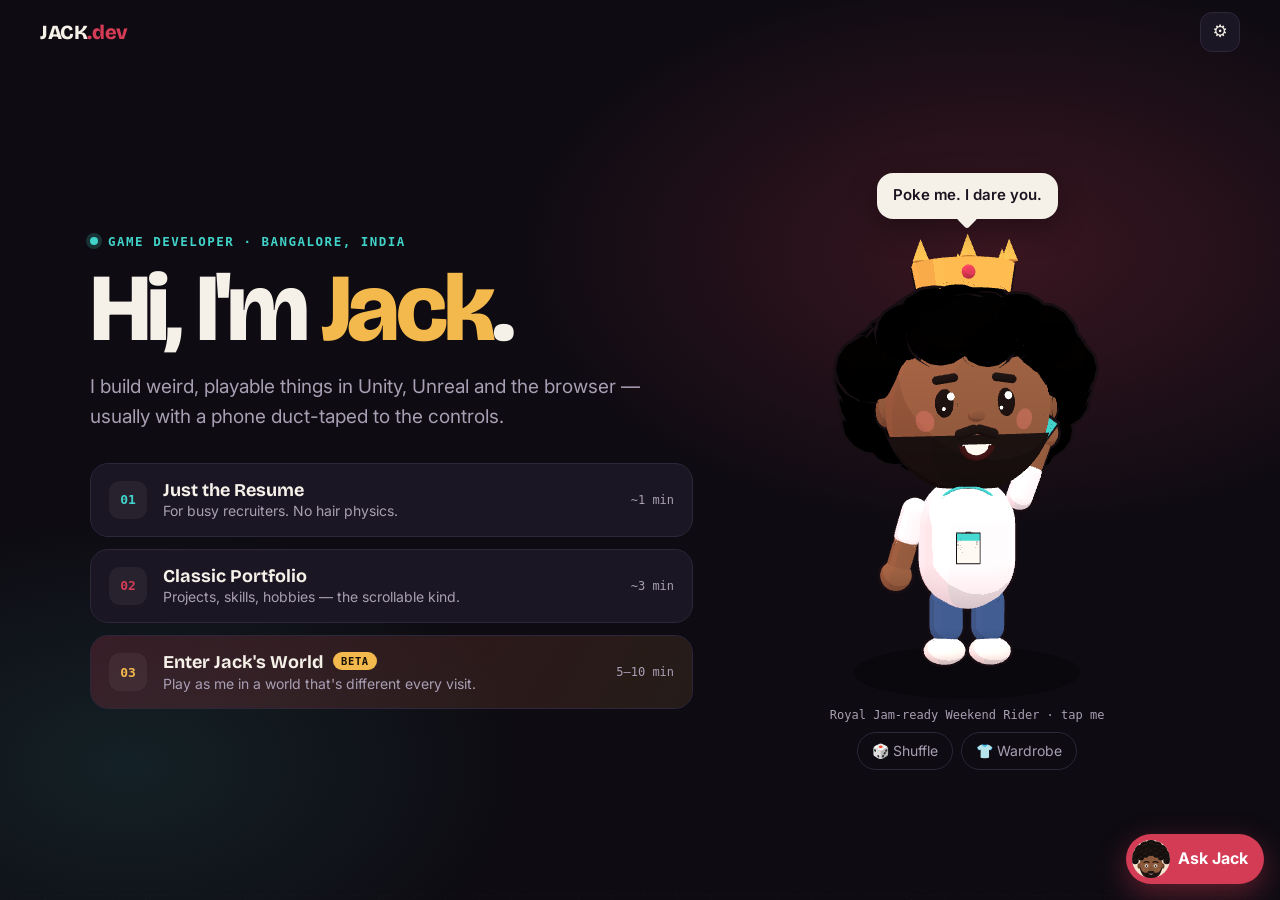
<file: index.html>
<!doctype html>
<html lang="en">
<head>
<meta charset="utf-8">
<meta name="viewport" content="width=device-width,initial-scale=1,viewport-fit=cover">
<title>Jack — Game Developer</title>
<meta name="description" content="Jack, game developer from Bangalore. Resume, portfolio, and soon: an entire world made of me.">
<meta name="theme-color" content="#0e0b12">
<link rel="icon" href="data:image/svg+xml,<svg xmlns='http://www.w3.org/2000/svg' viewBox='0 0 100 100'><text y='.9em' font-size='90'>🕹️</text></svg>">
<link rel="preconnect" href="https://fonts.googleapis.com"><link rel="preconnect" href="https://fonts.gstatic.com" crossorigin>
<link href="https://fonts.googleapis.com/css2?family=Bricolage+Grotesque:opsz,wght@12..96,700;12..96,800&family=Inter:wght@400;500;600&display=swap" rel="stylesheet">
<link rel="stylesheet" href="assets/css/style.css">
</head>
<body class="landing">
<div class="bg" aria-hidden="true"></div>
<header class="top">
  <a class="brand" href="./">JACK<span>.dev</span></a>
  <button class="icon-btn" id="gear" aria-label="Open settings">⚙</button>
</header>

<main class="hero">
  <section>
    <p class="kicker"><span class="dot"></span><span id="role"></span></p>
    <h1 class="big">Hi, I'm <em id="nm">Jack</em>.</h1>
    <p class="tagline" id="tagline"></p>
    <nav class="doors" aria-label="Choose how to explore">
      <a class="door" href="resume.html" data-sfx="click" style="--c:var(--teal)">
        <span class="num">01</span><span><b>Just the Resume</b><small>For busy recruiters. No hair physics.</small></span><span class="time">~1 min</span></a>
      <a class="door" href="portfolio.html" data-sfx="click">
        <span class="num">02</span><span><b>Classic Portfolio</b><small>Projects, skills, hobbies — the scrollable kind.</small></span><span class="time">~3 min</span></a>
      <a class="door door-world" id="world" href="world.html" data-sfx="open">
        <span class="num">03</span><span><b>Enter Jack's World <span class="badge">Beta</span></b><small>Play as me in a world that's different every visit.</small></span><span class="time">5–10 min</span></a>
    </nav>
  </section>
  <section class="stage">
    <div class="bubble" id="bubble" aria-live="polite"></div>
    <div class="jack-wrap" id="jack" role="button" tabindex="0" aria-label="Poke Jack to change his outfit"></div>
    <p class="hint" id="oname"></p>
    <div class="wd-btns">
      <button class="chip" id="shuffle">🎲 Shuffle</button>
      <button class="chip" id="wd-toggle" hidden aria-expanded="false">👕 Wardrobe</button>
    </div>
    <div class="wardrobe" id="wardrobe" hidden></div>
  </section>
</main>

<script src="data/content.js"></script>
<script src="assets/js/common.js"></script>
<script src="assets/js/chat.js" defer></script>
<script>
(() => {
  const { C, A, $, pick, jackSVG, toast } = Jack, P = C.profile;
  $("#role").textContent = `${P.title} · ${P.location}`;
  $("#nm").textContent = P.name;
  $("#tagline").textContent = P.tagline;
  document.title = `${P.name} — ${P.title}`;

  const stage = $("#jack"), bubble = $("#bubble");
  let oi = Math.floor(Math.random() * C.outfits.length);
  const draw = () => { const f = C.outfits[oi]; stage.innerHTML = jackSVG(f); $("#oname").textContent = `Outfit: ${f.name} · tap me`; };
  const say = t => { bubble.textContent = t; bubble.classList.remove("pop"); void bubble.offsetWidth; bubble.classList.add("pop"); };
  draw(); say(pick(C.lines.greet));

  // 2D fallback shows instantly; the 3D Jack replaces it once loaded
  let j3d = null, lookName = null;
  const poke = () => {
    if (j3d) return j3d.poke();
    oi = (oi + 1) % C.outfits.length; draw(); stage.firstElementChild.classList.add("poked"); A.sfx("boing"); say(pick(C.lines.poke));
  };
  stage.addEventListener("click", e => { if (!j3d) poke(); });
  stage.addEventListener("keydown", e => { if (e.key === "Enter" || e.key === " ") { e.preventDefault(); poke(); } });
  $("#shuffle").addEventListener("click", poke);

  const W = C.wardrobe, wd = $("#wardrobe");
  const SLOTS = [["top", "Top", W.tops], ["hat", "Hat", W.hats], ["glasses", "Glasses", W.glasses], ["neck", "Neck", W.neck], ["hand", "Holding", W.hand], ["pants", "Pants", W.pants], ["shoes", "Shoes", W.shoes]];
  const label = l => { $("#oname").textContent = `${lookName(W, l)} · tap me`; };
  const syncChips = () => { const l = j3d.look; wd.querySelectorAll(".chip").forEach(c => c.classList.toggle("on", l[c.dataset.slot] === c.dataset.id)); };
  import("./assets/js/jack3d.js").then(m => {
    lookName = m.lookName;
    j3d = m.mountJack3D(stage, { wardrobe: W, look: m.randomLook(W), onPoke: l => { A.sfx("boing"); say(pick(C.lines.poke)); label(l); setTimeout(syncChips, 400); } });
    stage.classList.add("is-3d"); label(j3d.look);
    wd.innerHTML = SLOTS.map(([k, t, list]) => `<div class="wd-row"><span>${t}</span><div class="wd-chips">${list.map(i => `<button class="chip" data-slot="${k}" data-id="${i.id}">${Jack.esc(i.name)}</button>`).join("")}</div></div>`).join("");
    syncChips();
    $("#wd-toggle").hidden = false;
    $("#wd-toggle").onclick = () => { const open = wd.hidden; wd.hidden = !open; $("#wd-toggle").setAttribute("aria-expanded", open); A.sfx(open ? "open" : "click"); };
    wd.addEventListener("click", e => { const c = e.target.closest(".chip"); if (!c) return; j3d.setLook({ [c.dataset.slot]: c.dataset.id }); A.sfx("click"); label(j3d.look); syncChips(); });
  }).catch(err => console.warn("3D Jack unavailable, using 2D", err));

  addEventListener("jack:say", e => say(e.detail.length > 140 ? e.detail.slice(0, 137) + "…" : e.detail));

  // Singleton easter egg: notice when another tab of this site is open
  try {
    const bc = new BroadcastChannel("jack-singleton");
    bc.onmessage = e => { if (e.data === "hello") bc.postMessage("here"); say(pick(C.lines.twin)); };
    bc.postMessage("hello");
  } catch (e) {}
})();
</script>
</body>
</html>
</file>
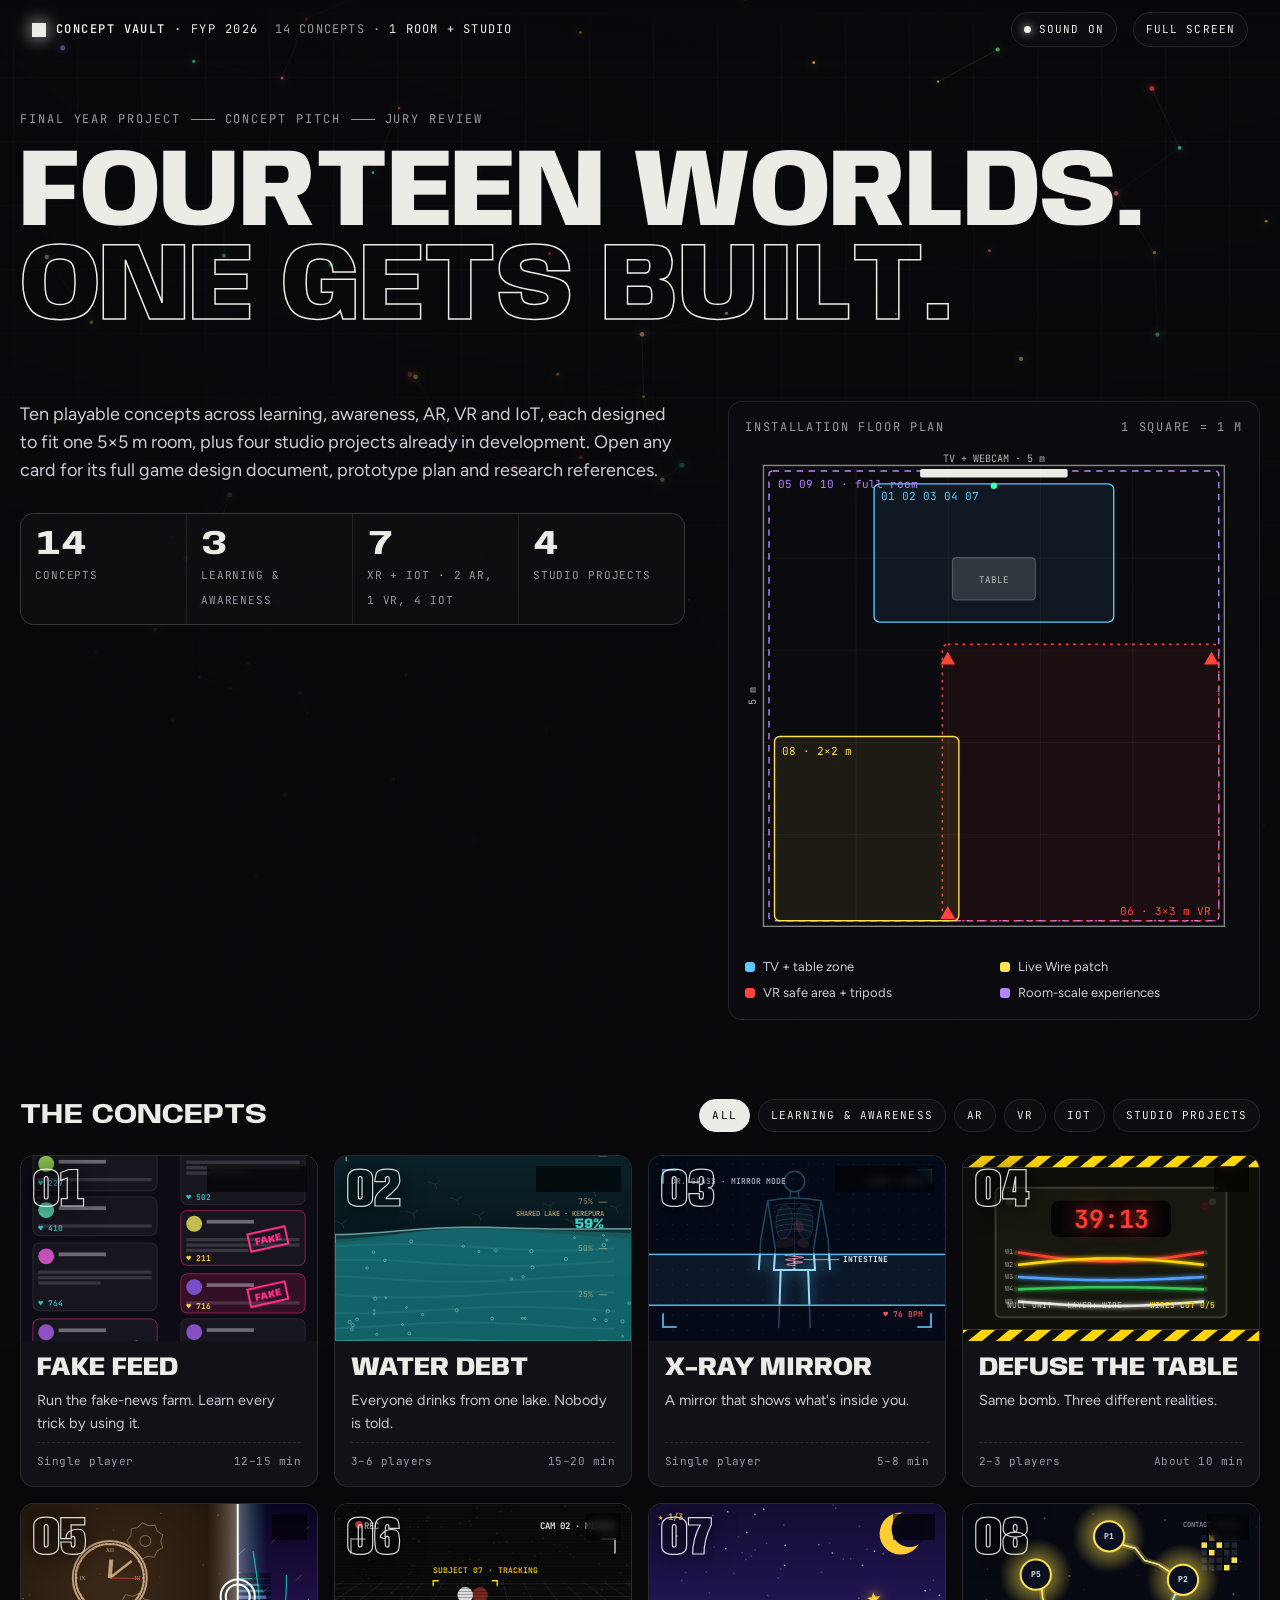
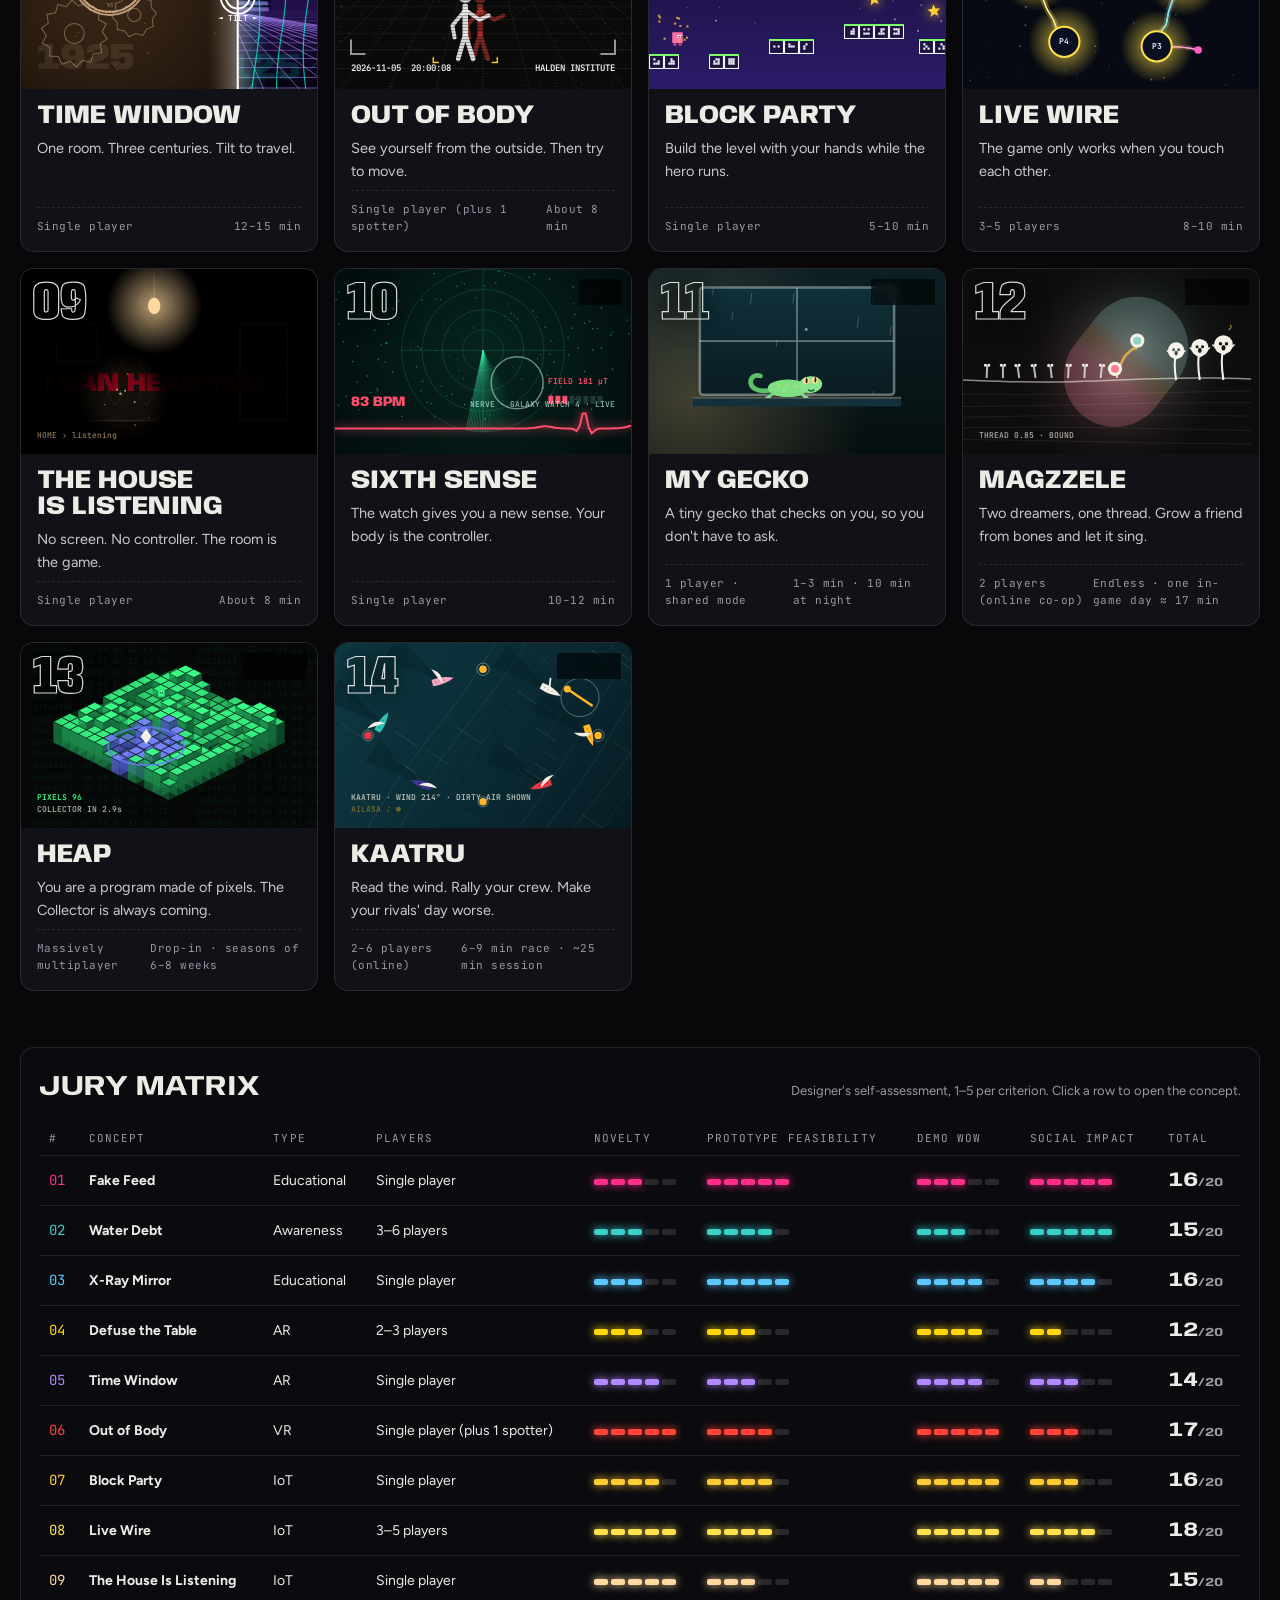
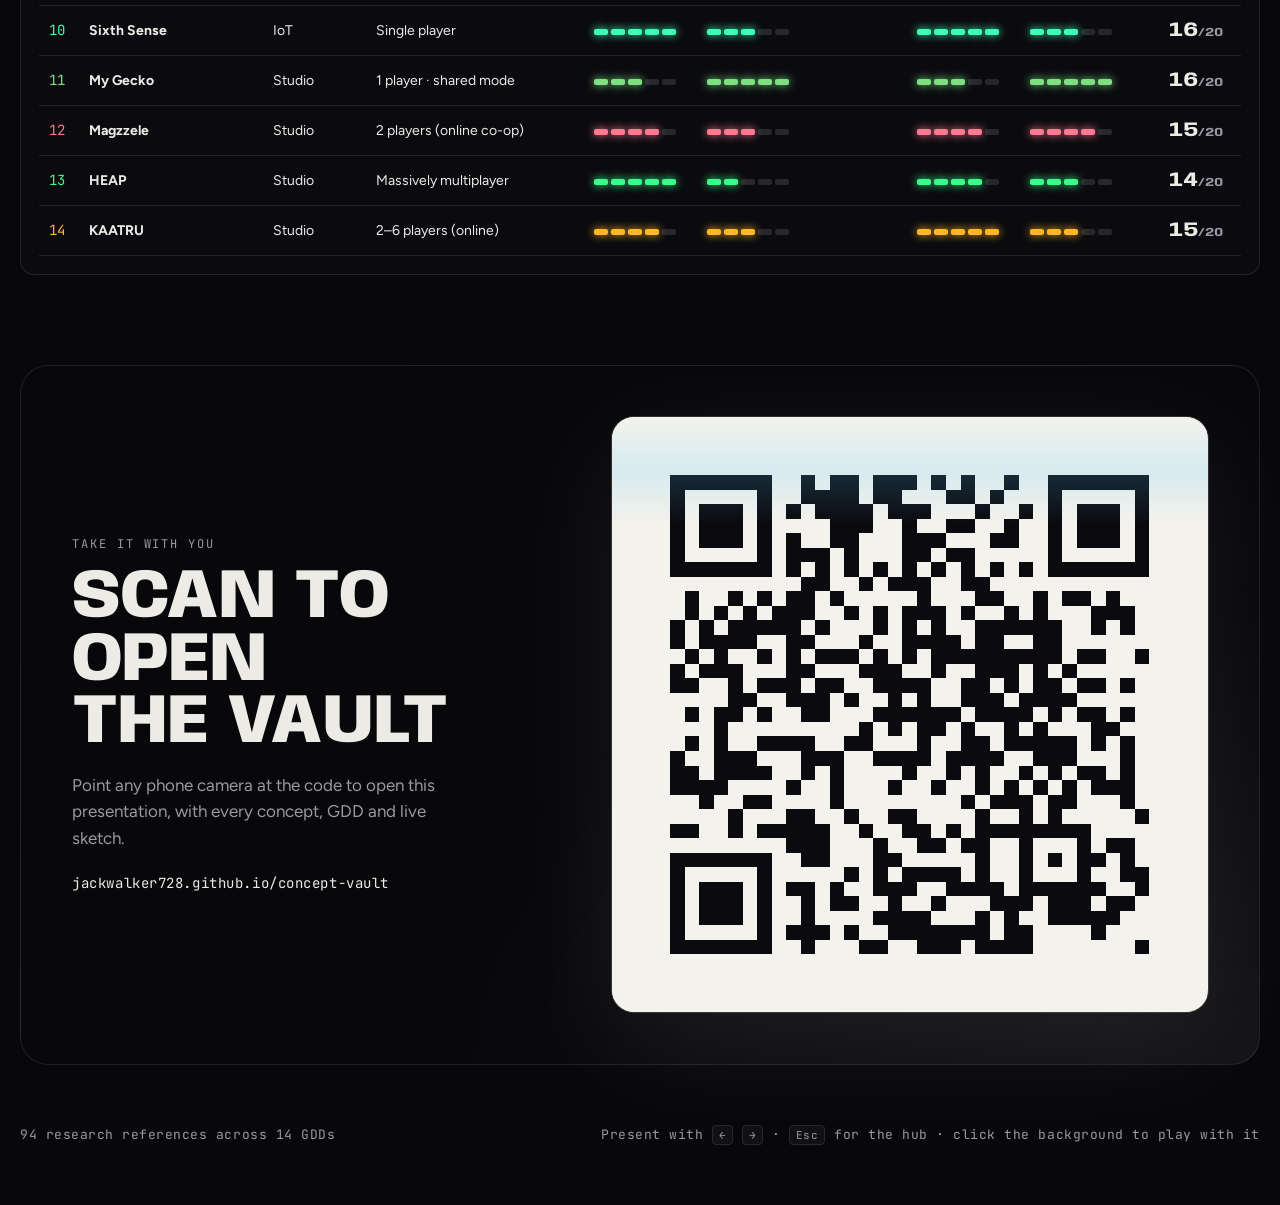
<file: concept-vault/index.html>
<!DOCTYPE html>
<html lang="en">
<head>
<meta charset="utf-8">
<meta name="viewport" content="width=device-width, initial-scale=1">
<title>Concept Vault</title>
<link rel="preconnect" href="https://fonts.googleapis.com">
<link rel="preconnect" href="https://fonts.gstatic.com" crossorigin>
<link href="https://fonts.googleapis.com/css2?family=Anybody:wdth,wght@50..150,100..900&family=Figtree:wght@400;500;600;700&family=JetBrains+Mono:wght@400;500;600;700&display=swap" rel="stylesheet">
<link rel="stylesheet" href="style.css">
<style>
  .lnode circle { transition: fill .3s; }
  .lnode.on circle { fill: var(--accent); filter: drop-shadow(0 0 10px var(--accent)); }
  .lnode.on text { fill: #000; }
</style>
</head>
<body>
<canvas id="bg" aria-hidden="true"></canvas>
<div id="veil"></div>
<div id="grain"></div>

<header class="top">
  <a class="brand" href="#vault" id="home"><span class="sq"></span><span><b>Concept Vault</b><span class="yr"> · FYP 2026</span></span></a>
  <span class="crumb" id="crumb"></span>
  <span class="sp"></span>
  <button class="tbtn" id="snd" aria-pressed="true" title="Toggle sound effects"><span class="dot"></span><span id="sndl">Sound on</span></button>
  <button class="tbtn" id="fs" title="Full screen for presenting">Full screen</button>
</header>

<main id="app"></main>

<div id="shutter" aria-hidden="true"><i></i><i></i><i></i><i></i><i></i><i></i><i></i></div>
<div id="shtext" aria-hidden="true"></div>

<div id="boot" role="presentation">
  <div>
    <div class="bt">Concept<br>Vault</div>
    <pre id="bootlog"></pre>
    <div class="meter"><i></i></div>
  </div>
</div>

<script src="data.js"></script>
<script src="extra.js"></script>
<script src="studio.js"></script>
<script src="fx.js"></script>
<script src="app.js"></script>
</body>
</html>
</file>
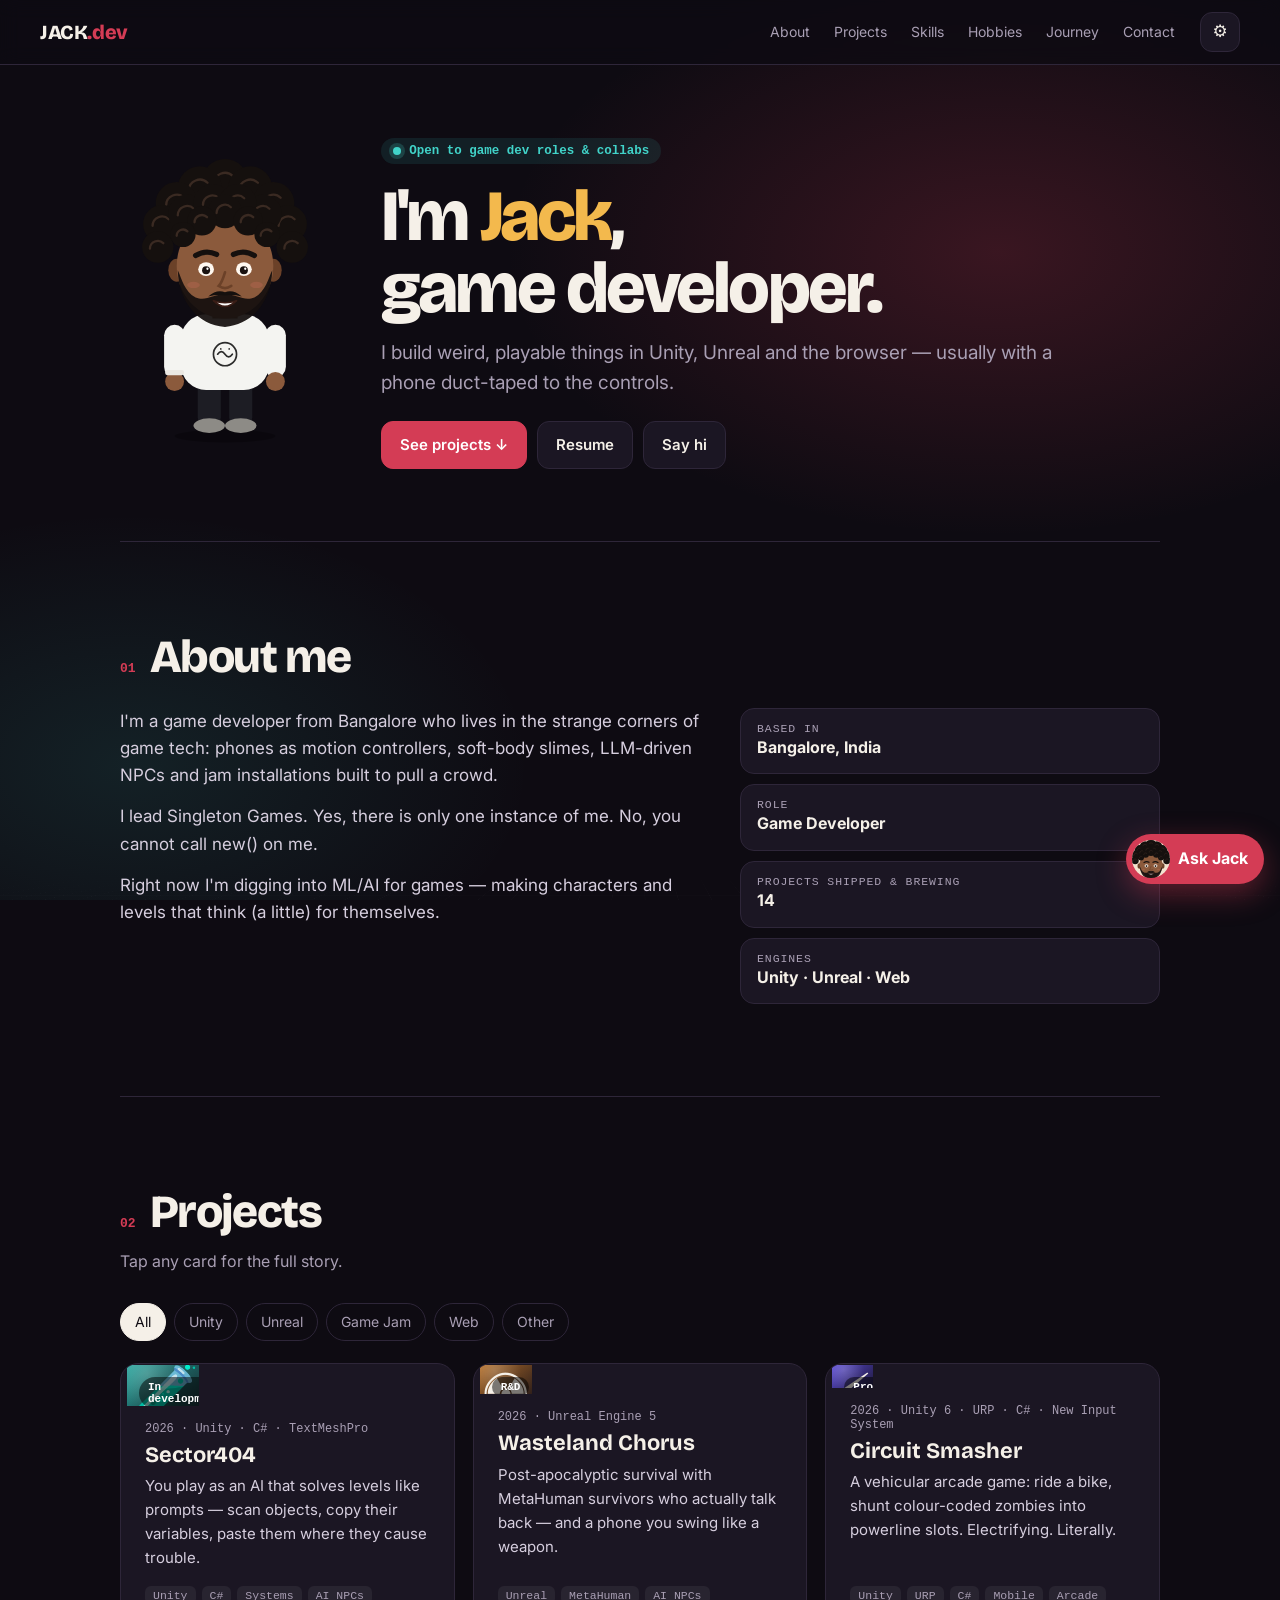
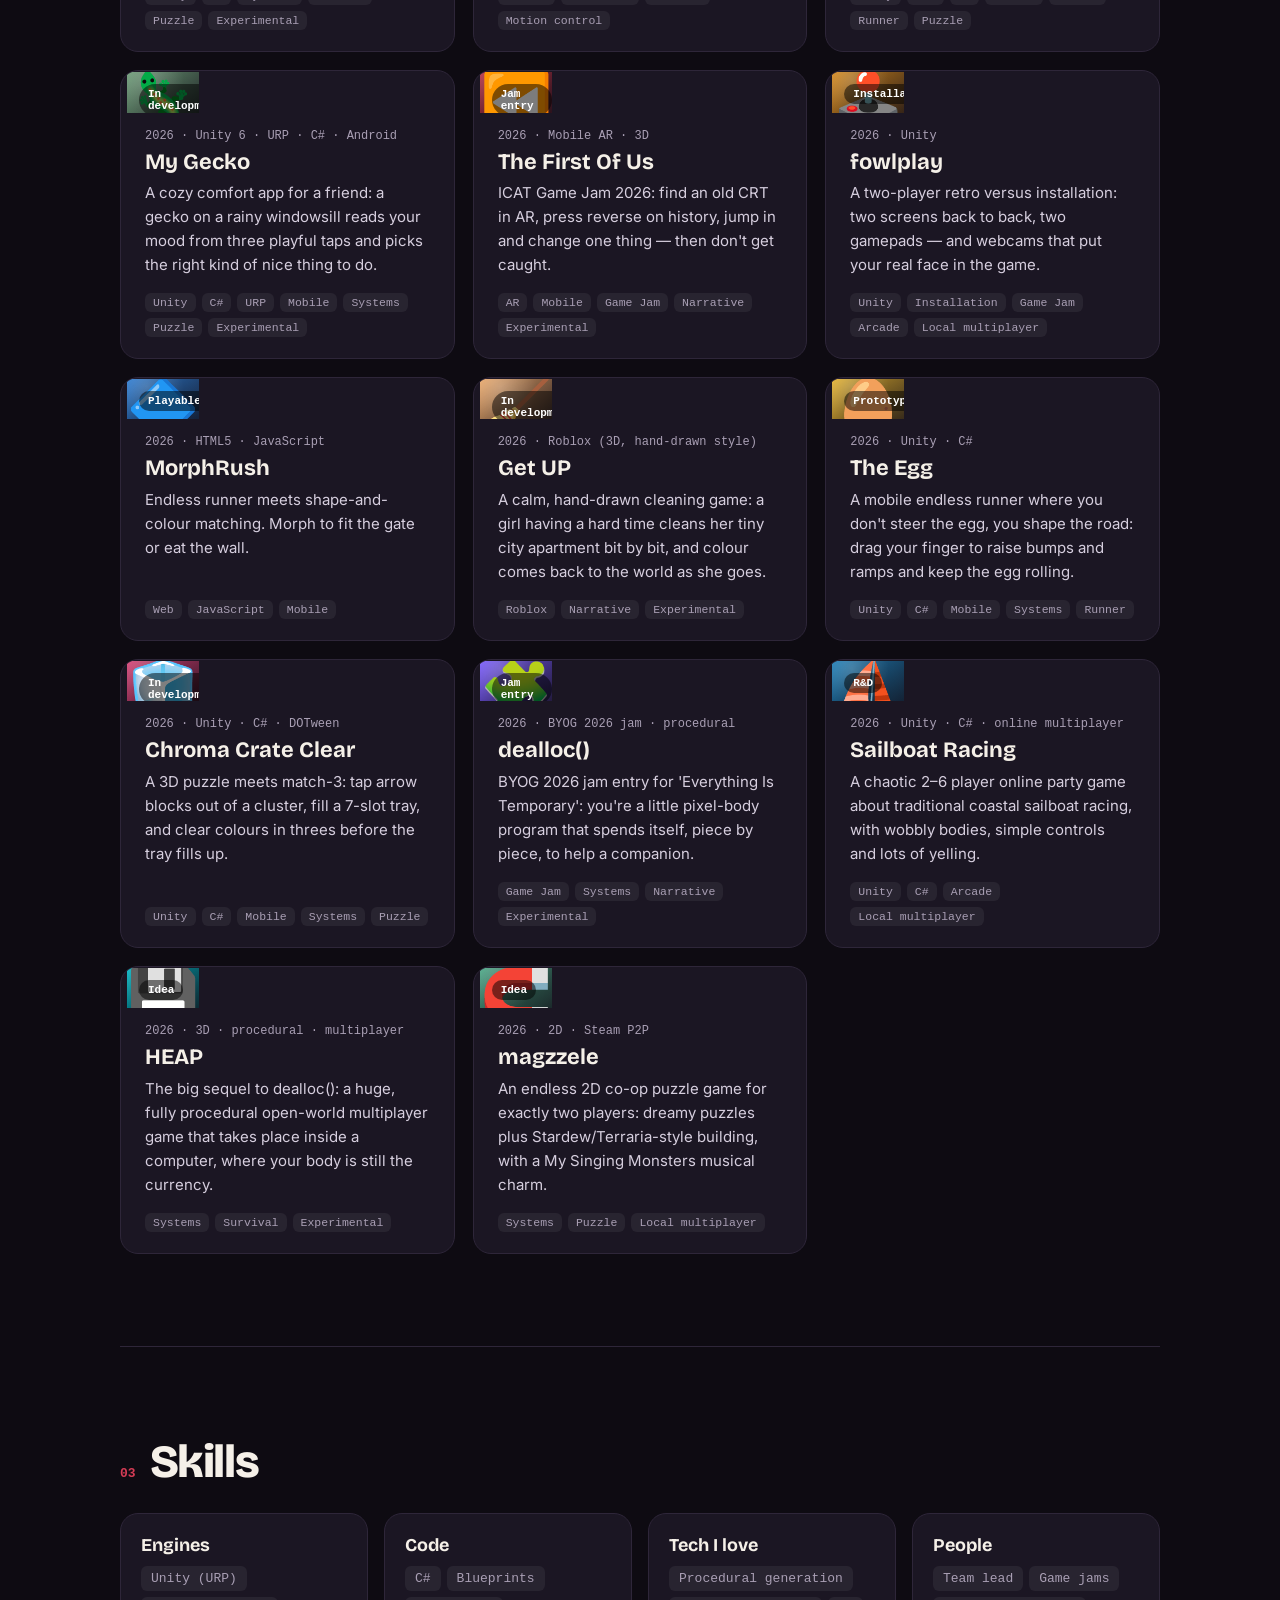
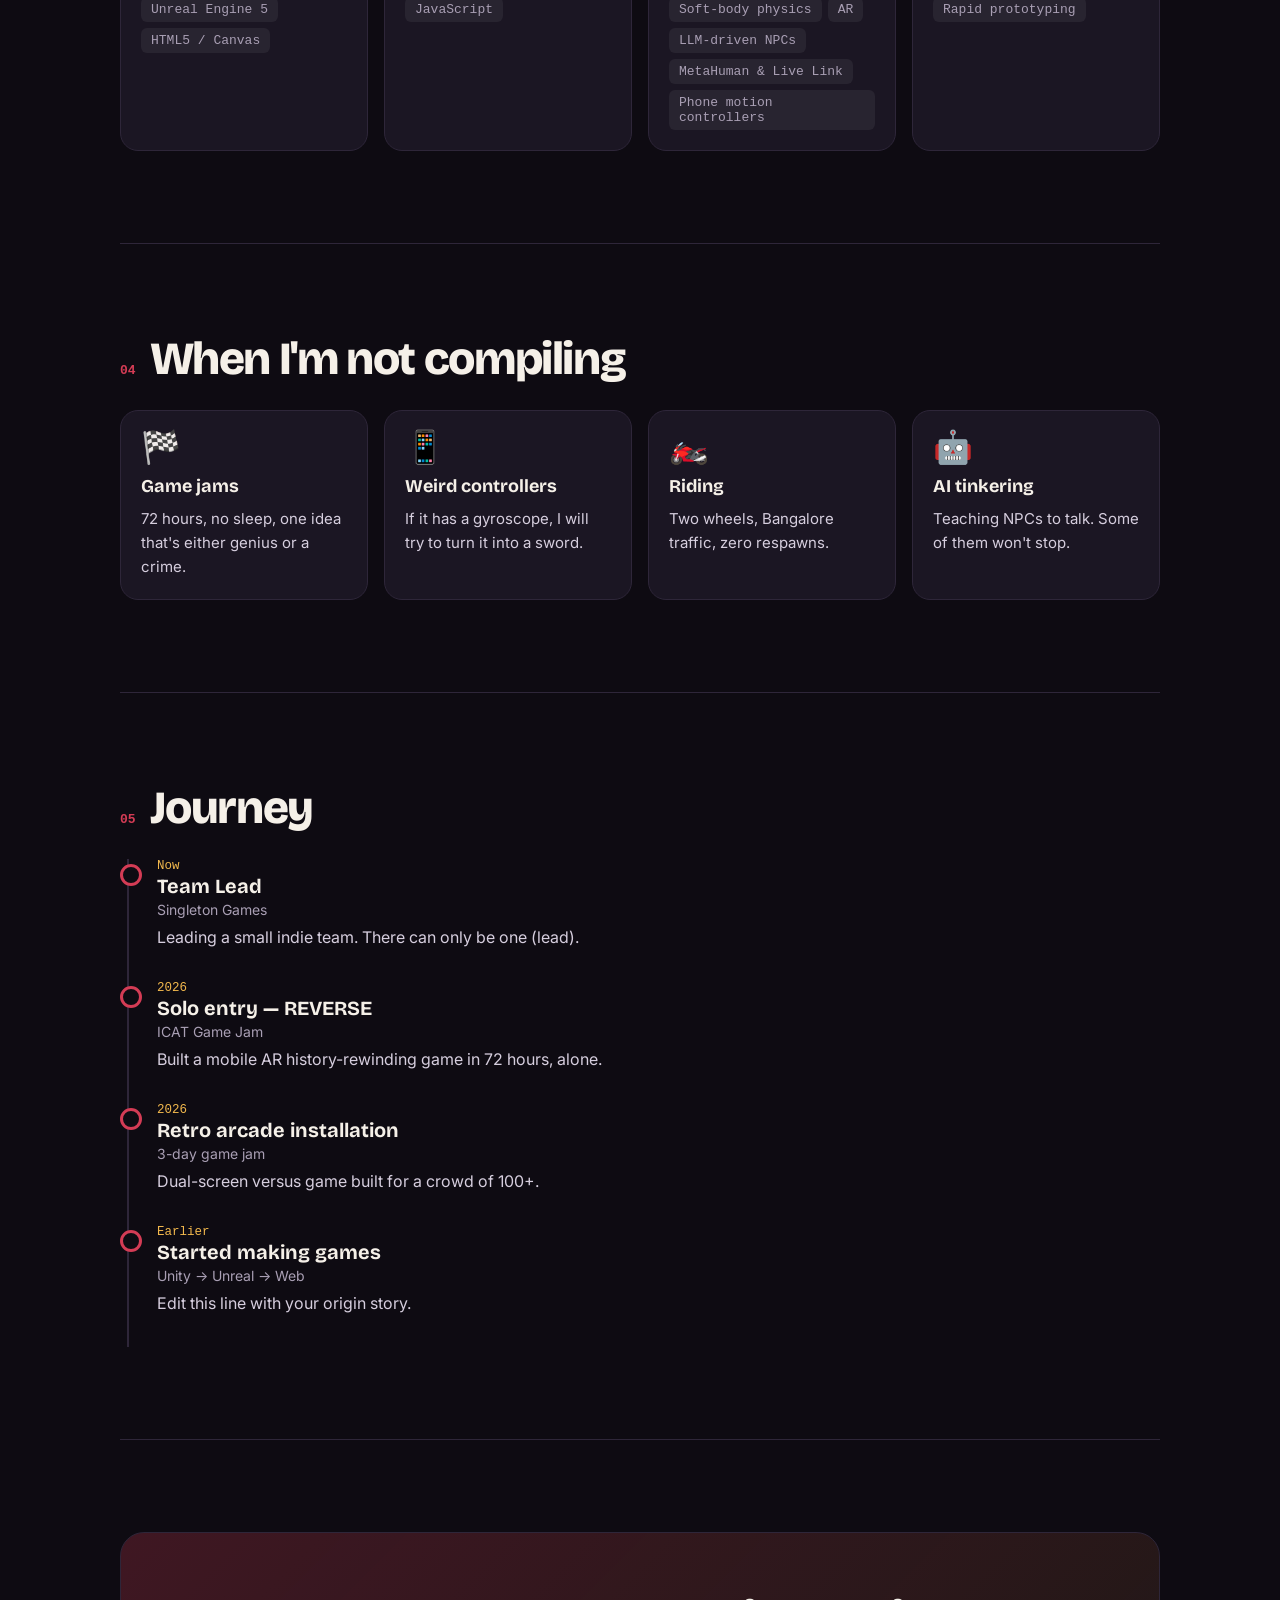
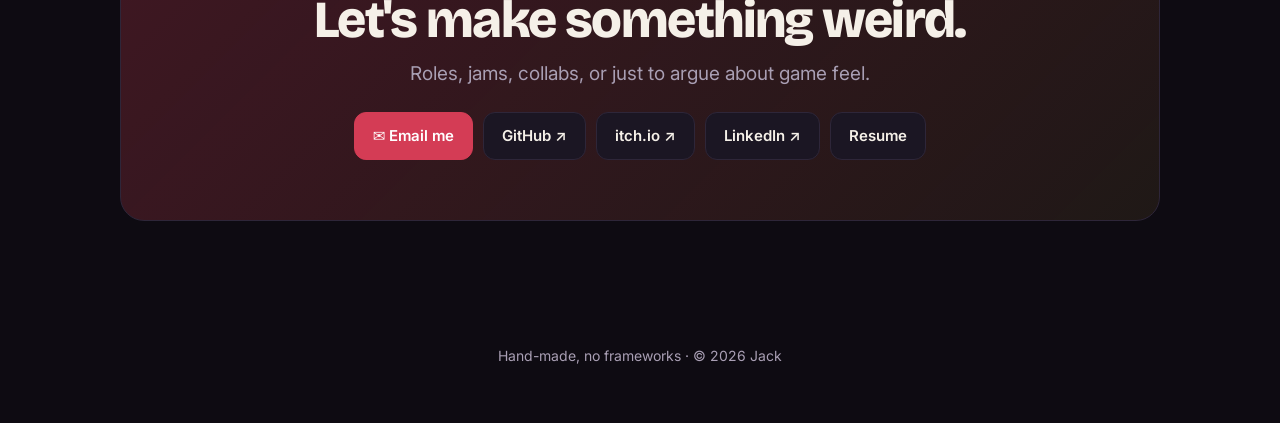
<file: portfolio.html>
<!doctype html>
<html lang="en">
<head>
<meta charset="utf-8">
<meta name="viewport" content="width=device-width,initial-scale=1,viewport-fit=cover">
<title>Portfolio — Jack</title>
<meta name="description" content="Projects, skills and hobbies of Jack, game developer.">
<meta name="theme-color" content="#0e0b12">
<link rel="icon" href="data:image/svg+xml,<svg xmlns='http://www.w3.org/2000/svg' viewBox='0 0 100 100'><text y='.9em' font-size='90'>🕹️</text></svg>">
<link rel="preconnect" href="https://fonts.googleapis.com"><link rel="preconnect" href="https://fonts.gstatic.com" crossorigin>
<link href="https://fonts.googleapis.com/css2?family=Bricolage+Grotesque:opsz,wght@12..96,700;12..96,800&family=Inter:wght@400;500;600&display=swap" rel="stylesheet">
<link rel="stylesheet" href="assets/css/style.css">
</head>
<body>
<div class="bg" aria-hidden="true"></div>
<header class="top">
  <a class="brand" href="./" aria-label="Back to home">JACK<span>.dev</span></a>
  <nav aria-label="Sections">
    <a href="#about">About</a><a href="#projects">Projects</a><a href="#skills">Skills</a><a href="#hobbies">Hobbies</a><a href="#journey">Journey</a><a href="#contact">Contact</a>
  </nav>
  <button class="icon-btn" id="gear" aria-label="Open settings">⚙</button>
</header>

<main class="wrap">
  <section class="p-hero">
    <div class="mini-jack" id="mini" role="button" tabindex="0" aria-label="Poke Jack"></div>
    <div>
      <span class="pill"><span class="dot"></span><span id="status"></span></span>
      <h1>I'm <em id="nm"></em>,<br><span id="title"></span>.</h1>
      <p class="lead" id="tagline"></p>
      <div class="actions">
        <a class="btn primary" href="#projects">See projects ↓</a>
        <a class="btn" href="resume.html">Resume</a>
        <a class="btn" href="#contact">Say hi</a>
      </div>
    </div>
  </section>

  <section class="sec" id="about">
    <div class="sec-head"><span class="idx">01</span><h2>About me</h2></div>
    <div class="about-grid"><div id="about-text"></div><div class="facts" id="facts"></div></div>
  </section>

  <section class="sec" id="projects">
    <div class="sec-head"><span class="idx">02</span><h2>Projects</h2><p>Tap any card for the full story.</p></div>
    <div class="chips" id="chips" role="toolbar" aria-label="Filter projects"></div>
    <div class="grid" id="grid"></div>
  </section>

  <section class="sec" id="skills">
    <div class="sec-head"><span class="idx">03</span><h2>Skills</h2></div>
    <div class="box-grid" id="skill-grid"></div>
  </section>

  <section class="sec" id="hobbies">
    <div class="sec-head"><span class="idx">04</span><h2>When I'm not compiling</h2></div>
    <div class="box-grid" id="hobby-grid"></div>
  </section>

  <section class="sec" id="journey">
    <div class="sec-head"><span class="idx">05</span><h2>Journey</h2></div>
    <ol class="timeline" id="timeline"></ol>
  </section>

  <section class="sec" id="contact">
    <div class="contact-box">
      <h2>Let's make something weird.</h2>
      <p class="lead" style="margin:12px auto 0">Roles, jams, collabs, or just to argue about game feel.</p>
      <div class="actions" id="contact-actions"></div>
    </div>
  </section>
  <p class="foot">Hand-made, no frameworks · © <span class="yr"></span> <span id="foot-name"></span></p>
</main>

<dialog id="dlg" aria-labelledby="dlg-title"><button class="dlg-close" id="dlg-x" aria-label="Close">✕</button><div id="dlg-in"></div></dialog>

<script src="data/content.js"></script>
<script src="assets/js/common.js"></script>
<script src="assets/js/chat.js" defer></script>
<script>
(() => {
  const { C, A, $, $$, esc, pick, outfitFor, jackSVG, toast } = Jack, P = C.profile;
  const T = (id, v) => { $(id).textContent = v; };
  T("#nm", P.name); T("#title", P.title.toLowerCase()); T("#tagline", P.tagline); T("#status", P.status); T("#foot-name", P.fullName || P.name);

  // mini Jack — random outfit every visit
  const mini = $("#mini"); let f = outfitFor(P.defaultOutfit);
  const drawMini = () => { mini.innerHTML = jackSVG(f); };
  drawMini();
  const poke = () => { f = C.outfits[(C.outfits.indexOf(f) + 1) % C.outfits.length]; drawMini(); mini.firstElementChild.classList.add("poked"); A.sfx("boing"); toast(pick(C.lines.poke)); };
  mini.onclick = poke; mini.onkeydown = e => { if (e.key === "Enter" || e.key === " ") { e.preventDefault(); poke(); } };

  // about
  $("#about-text").innerHTML = P.about.map(p => `<p>${esc(p)}</p>`).join("");
  $("#facts").innerHTML = [["Based in", P.location], ["Role", P.title], ["Projects shipped & brewing", C.projects.length], ["Engines", "Unity · Unreal · Web"]]
    .map(([k, v]) => `<div class="fact"><span>${esc(k)}</span><b>${esc(v)}</b></div>`).join("");

  // projects
  const cats = ["All", ...new Set(C.projects.map(p => p.category))];
  $("#chips").innerHTML = cats.map((c, i) => `<button class="chip${i ? "" : " on"}" data-cat="${esc(c)}" aria-pressed="${!i}">${esc(c)}</button>`).join("");
  const cover = p => `<div class="cover" style="--c:${esc(p.color)}">${p.image ? `<img src="${esc(p.image)}" alt="" loading="lazy" decoding="async">` : `<span class="glyph" aria-hidden="true">${esc(p.glyph)}</span>`}<span class="status">${esc(p.status)}</span></div>`;
  $("#grid").innerHTML = C.projects.map(p => `
    <button class="card" data-id="${esc(p.id)}" data-cat="${esc(p.category)}" style="--c:${esc(p.color)}">
      ${cover(p)}
      <div class="card-body"><div class="meta">${esc(p.year)} · ${esc(p.engine)}</div><h3>${esc(p.title)}</h3><p>${esc(p.summary)}</p>
      <div class="tags">${p.tags.map(t => `<span class="tag">${esc(t)}</span>`).join("")}</div></div>
    </button>`).join("");
  $("#chips").addEventListener("click", e => {
    const b = e.target.closest(".chip"); if (!b) return; A.sfx("click");
    $$(".chip").forEach(c => { c.classList.toggle("on", c === b); c.setAttribute("aria-pressed", c === b); });
    $$(".card").forEach(c => c.hidden = b.dataset.cat !== "All" && c.dataset.cat !== b.dataset.cat);
  });

  const dlg = $("#dlg");
  $("#grid").addEventListener("click", e => {
    const c = e.target.closest(".card"); if (!c) return;
    const p = C.projects.find(x => x.id === c.dataset.id);
    $("#dlg-in").innerHTML = `${cover(p)}<div class="dlg-body"><div class="meta">${esc(p.year)} · ${esc(p.engine)} · ${esc(p.role)}</div>
      <h2 id="dlg-title">${esc(p.title)}</h2><p>${esc(p.details)}</p>
      ${p.highlights?.length ? `<h4>Highlights</h4><ul>${p.highlights.map(h => `<li>${esc(h)}</li>`).join("")}</ul>` : ""}
      <div class="tags" style="margin-top:14px">${p.tags.map(t => `<span class="tag">${esc(t)}</span>`).join("")}</div>
      ${p.links?.length ? `<div class="actions">${p.links.map((l, i) => `<a class="btn${i ? "" : " primary"}" href="${esc(l.url)}" target="_blank" rel="noopener">${esc(l.label)} ↗</a>`).join("")}</div>` : ""}</div>`;
    A.sfx("open"); dlg.showModal(); dlg.scrollTop = 0;
  });
  $("#dlg-x").onclick = () => dlg.close();
  dlg.addEventListener("click", e => { if (e.target === dlg) dlg.close(); });

  // skills / hobbies / journey
  $("#skill-grid").innerHTML = C.skills.map(s => `<div class="box"><h3>${esc(s.group)}</h3><div class="tags">${s.items.map(i => `<span class="tag">${esc(i)}</span>`).join("")}</div></div>`).join("");
  $("#hobby-grid").innerHTML = C.hobbies.map(h => `<div class="box"><div class="ico" aria-hidden="true">${esc(h.icon)}</div><h3>${esc(h.title)}</h3><p>${esc(h.text)}</p></div>`).join("");
  $("#timeline").innerHTML = C.journey.map(j => `<li><div class="when">${esc(j.when)}</div><h3>${esc(j.title)}</h3><div class="org">${esc(j.org)}</div><p>${esc(j.text)}</p></li>`).join("");

  // contact
  $("#contact-actions").innerHTML = `<a class="btn primary" href="mailto:${esc(P.email)}">✉ Email me</a>` +
    P.socials.map(s => `<a class="btn" href="${esc(s.url)}" target="_blank" rel="noopener">${esc(s.label)} ↗</a>`).join("") +
    `<a class="btn" href="resume.html">Resume</a>`;

  // reveal on scroll (cheap, one observer)
  if ("IntersectionObserver" in window) {
    const io = new IntersectionObserver(es => es.forEach(en => { if (en.isIntersecting) { en.target.classList.add("in"); io.unobserve(en.target); } }), { rootMargin: "0px 0px -8% 0px" });
    $$(".sec .sec-head, .card, .box, .timeline li, .contact-box, .about-grid").forEach(el => { el.classList.add("rv"); io.observe(el); });
  }
})();
</script>
</body>
</html>
</file>
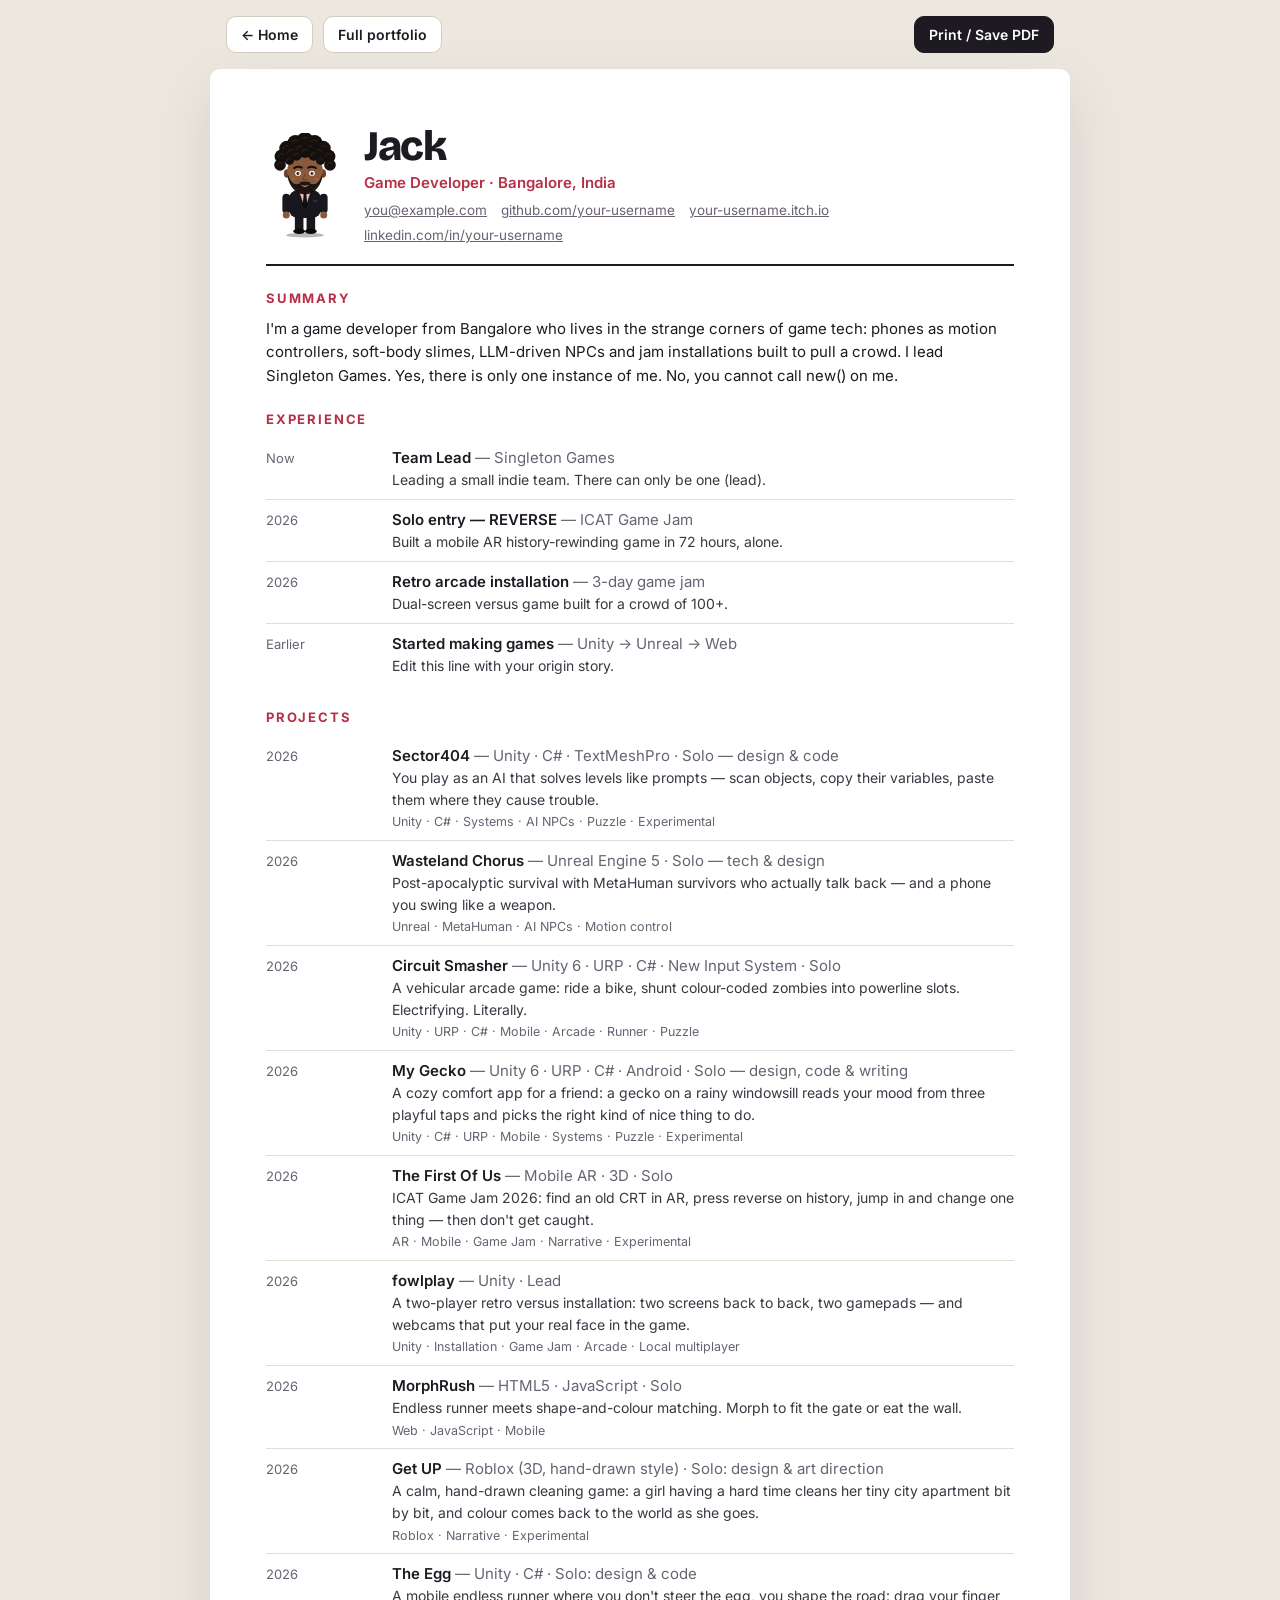
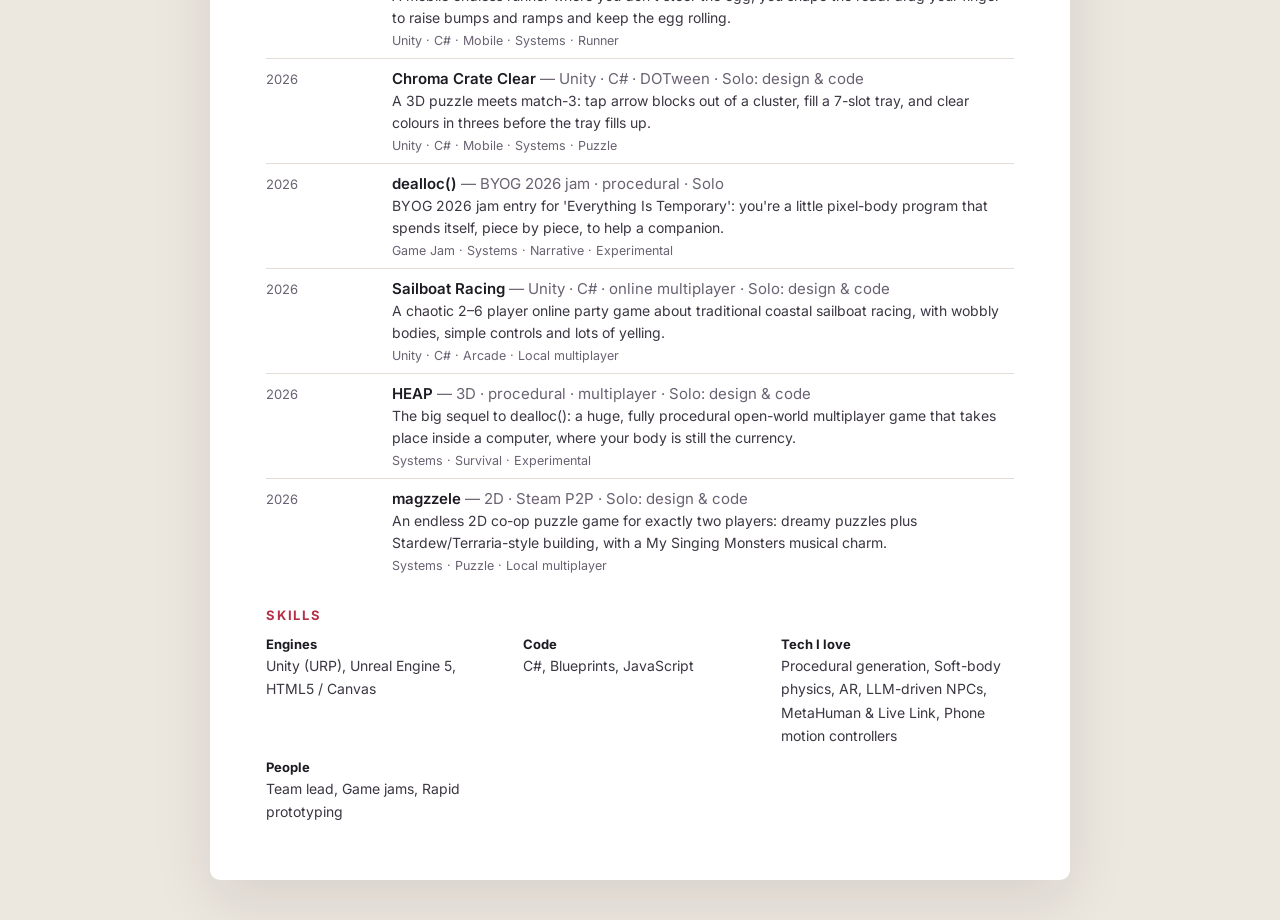
<file: resume.html>
<!doctype html>
<html lang="en">
<head>
<meta charset="utf-8">
<meta name="viewport" content="width=device-width,initial-scale=1">
<title>Resume — Jack</title>
<meta name="theme-color" content="#ece7df">
<link rel="icon" href="data:image/svg+xml,<svg xmlns='http://www.w3.org/2000/svg' viewBox='0 0 100 100'><text y='.9em' font-size='90'>🕹️</text></svg>">
<link rel="preconnect" href="https://fonts.googleapis.com"><link rel="preconnect" href="https://fonts.gstatic.com" crossorigin>
<link href="https://fonts.googleapis.com/css2?family=Bricolage+Grotesque:opsz,wght@12..96,700;12..96,800&family=Inter:wght@400;500;600&display=swap" rel="stylesheet">
<style>
:root{--ink:#1d1a22;--mut:#6a6272;--line:#e3ddd4;--acc:#b52f46;--fd:"Bricolage Grotesque",system-ui,sans-serif;color-scheme:light}
*{box-sizing:border-box;margin:0}
body{background:#ece7df;color:var(--ink);font:15px/1.55 "Inter",system-ui,sans-serif}
a{color:inherit}
.bar{max-width:860px;margin:0 auto;padding:16px;display:flex;gap:10px;flex-wrap:wrap}
.bar a,.bar button{font:600 14px "Inter",sans-serif;padding:9px 14px;border-radius:10px;border:1px solid #d3ccc1;background:#fff;color:var(--ink);text-decoration:none;cursor:pointer}
.bar .pri{background:var(--ink);color:#fff;border-color:var(--ink);margin-left:auto}
.sheet{max-width:860px;margin:0 auto 40px;background:#fff;padding:clamp(22px,5vw,56px);border-radius:10px;box-shadow:0 20px 60px rgba(40,20,30,.1)}
header{display:flex;gap:20px;align-items:center;border-bottom:2px solid var(--ink);padding-bottom:18px;margin-bottom:6px}
header .av{width:78px;flex:none}.av svg{width:100%;height:auto;display:block}
h1{font:800 clamp(30px,5vw,42px)/1 var(--fd);letter-spacing:-.03em}
.sub{color:var(--acc);font-weight:600;margin-top:4px}
.contact{color:var(--mut);font-size:13.5px;margin-top:6px;display:flex;gap:4px 14px;flex-wrap:wrap}
h2{font:700 13px/1 "Inter",sans-serif;text-transform:uppercase;letter-spacing:.14em;color:var(--acc);margin:26px 0 12px}
.item{display:grid;grid-template-columns:110px 1fr;gap:4px 16px;padding:8px 0;border-bottom:1px solid var(--line)}
.item:last-child{border:0}
.when{color:var(--mut);font-size:13px;padding-top:2px}
.item b{font-weight:600}
.item .org{color:var(--mut)}
.item p{color:#3c3642;font-size:14px}
.tags{color:var(--mut);font-size:12.5px;margin-top:2px}
.skills{display:grid;grid-template-columns:repeat(auto-fit,minmax(200px,1fr));gap:10px 24px}
.skills b{display:block;font-size:13px}
.skills span{color:#3c3642;font-size:14px}
@media(max-width:560px){.item{grid-template-columns:1fr}header .av{width:60px}}
@media print{body{background:#fff}.bar{display:none}.sheet{box-shadow:none;margin:0;max-width:none;padding:0}@page{margin:14mm}.item{break-inside:avoid}}
</style>
</head>
<body>
<div class="bar">
  <a href="./">← Home</a><a href="portfolio.html">Full portfolio</a>
  <span id="pdf"></span>
  <button class="pri" onclick="print()">Print / Save PDF</button>
</div>
<main class="sheet">
  <header><div class="av" id="av"></div><div><h1 id="name"></h1><div class="sub" id="sub"></div><div class="contact" id="contact"></div></div></header>
  <h2>Summary</h2><p id="summary"></p>
  <h2>Experience</h2><div id="exp"></div>
  <h2>Projects</h2><div id="proj"></div>
  <h2>Skills</h2><div class="skills" id="skills"></div>
</main>
<script src="data/content.js"></script>
<script src="assets/js/common.js"></script>
<script>
(() => {
  const { C, $, esc, outfitFor, jackSVG } = Jack, P = C.profile;
  document.title = `Resume — ${P.fullName || P.name}`;
  $("#av").innerHTML = jackSVG(outfitFor("formal"));
  $("#name").textContent = P.fullName || P.name;
  $("#sub").textContent = `${P.title} · ${P.location}`;
  $("#contact").innerHTML = `<a href="mailto:${esc(P.email)}">${esc(P.email)}</a>` + P.socials.map(s => `<a href="${esc(s.url)}">${esc(s.url.replace(/^https?:\/\/(www\.)?/, ""))}</a>`).join("");
  $("#summary").textContent = P.about.slice(0, 2).join(" ");
  $("#exp").innerHTML = C.journey.map(j => `<div class="item"><div class="when">${esc(j.when)}</div><div><b>${esc(j.title)}</b> <span class="org">— ${esc(j.org)}</span><p>${esc(j.text)}</p></div></div>`).join("");
  $("#proj").innerHTML = C.projects.map(p => `<div class="item"><div class="when">${esc(p.year)}</div><div><b>${esc(p.title)}</b> <span class="org">— ${esc(p.engine)} · ${esc(p.role)}</span><p>${esc(p.summary)}</p><div class="tags">${p.tags.map(esc).join(" · ")}</div></div></div>`).join("");
  $("#skills").innerHTML = C.skills.map(s => `<div><b>${esc(s.group)}</b><span>${s.items.map(esc).join(", ")}</span></div>`).join("");
  if (P.resumePdf) $("#pdf").innerHTML = `<a href="${esc(P.resumePdf)}" download>Download PDF</a>`;
})();
</script>
</body>
</html>
</file>
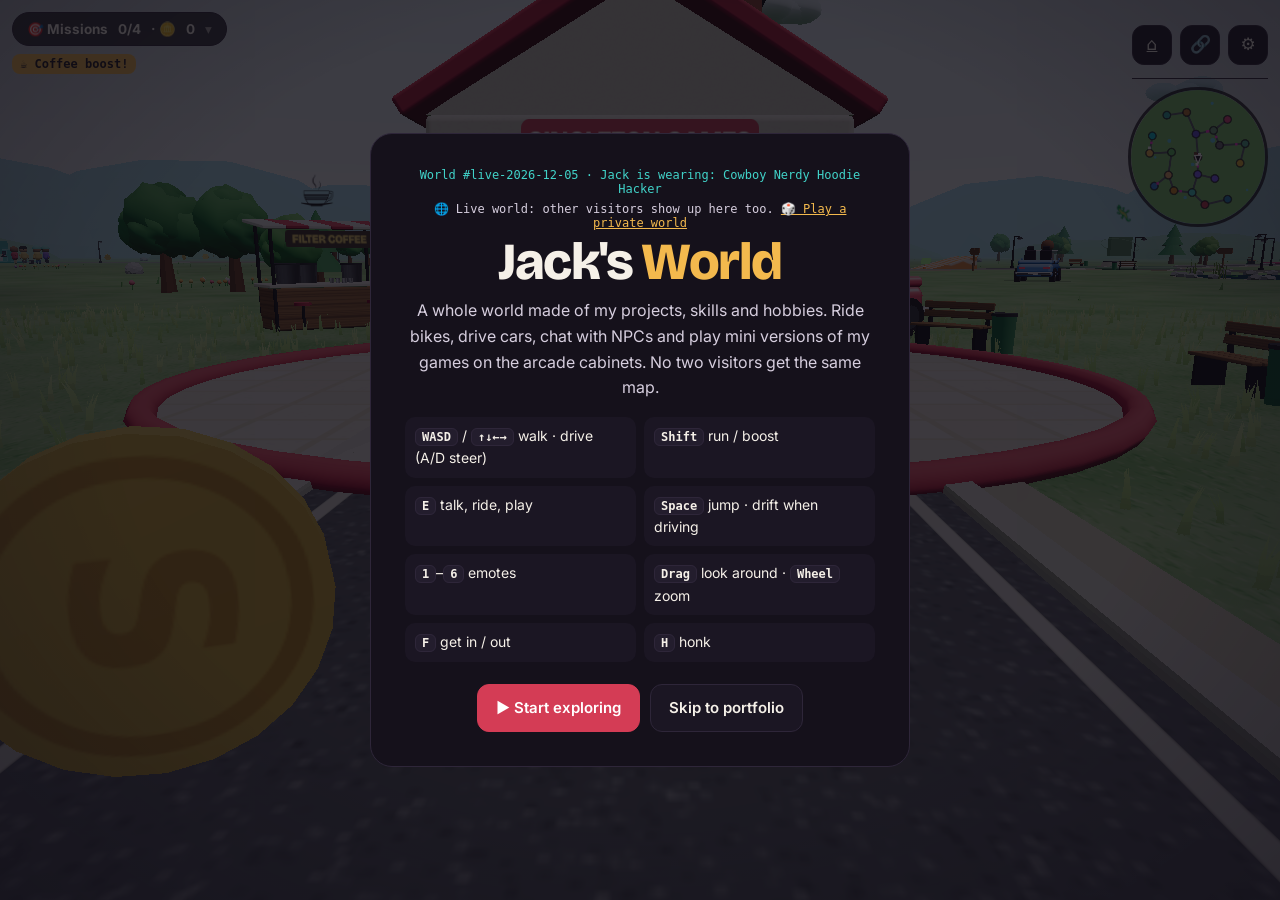
<file: world.html>
<!doctype html>
<html lang="en">
<head>
<meta charset="utf-8">
<meta name="viewport" content="width=device-width,initial-scale=1,viewport-fit=cover,user-scalable=no">
<title>Jack's World</title>
<meta name="description" content="Play as Jack in a procedurally generated world and discover his projects.">
<meta name="theme-color" content="#0e0b12">
<link rel="icon" href="data:image/svg+xml,<svg xmlns='http://www.w3.org/2000/svg' viewBox='0 0 100 100'><text y='.9em' font-size='90'>🕹️</text></svg>">
<link rel="preconnect" href="https://fonts.googleapis.com"><link rel="preconnect" href="https://fonts.gstatic.com" crossorigin>
<link href="https://fonts.googleapis.com/css2?family=Bricolage+Grotesque:opsz,wght@12..96,700;12..96,800&family=Inter:wght@400;500;600&display=swap" rel="stylesheet">
<link rel="stylesheet" href="assets/css/style.css">
<style>
html,body{height:100%;overflow:hidden;overscroll-behavior:none}
body{background:#9fd8e6;-webkit-user-select:none;user-select:none;touch-action:none}
#game{position:fixed;inset:0}
#game canvas{display:block;width:100%;height:100%}
.hud{position:fixed;z-index:5}
.quests{top:max(12px,env(safe-area-inset-top));left:12px;width:min(280px,calc(100vw - 172px))}
.qbtn{display:inline-flex;align-items:center;gap:10px;background:rgba(14,11,18,.78);color:var(--text);border:1px solid var(--line);border-radius:99px;padding:8px 14px;font:700 13.5px var(--fb,system-ui)}
.qbtn .car{opacity:.6;transition:transform .2s}.qbtn[aria-expanded=true] .car{transform:rotate(180deg)}
.qbody{margin-top:8px;background:rgba(14,11,18,.86);border:1px solid var(--line);border-radius:14px;padding:10px 14px;font-size:13.5px;max-height:calc(100vh - 220px);overflow:auto}
.qbody[hidden]{display:none}.qmeta{font:600 11.5px var(--mono);color:var(--muted);margin-bottom:6px}
.quests ul{padding:0;margin:0}.quests li{list-style:none;display:flex;gap:8px;line-height:1.35;padding:2px 0}
.quests li.done{color:var(--muted);text-decoration:line-through}.quests li.locked{opacity:.5}
.quests li.sidehead{cursor:pointer;color:var(--teal);font:600 11.5px var(--mono);text-transform:uppercase;letter-spacing:.08em;margin-top:6px}
.quests .boost{margin:8px 0 0}
.emo{position:fixed;left:16px;bottom:max(16px,env(safe-area-inset-bottom));z-index:6}
.emo[hidden]{display:none}
.emo-btn{width:50px;height:50px;border-radius:50%;background:rgba(14,11,18,.78);border:1px solid var(--line);font-size:24px;box-shadow:0 6px 18px rgba(0,0,0,.3);transition:transform .15s}
.emo-btn:hover{transform:scale(1.08)}
.emo-pop{position:absolute;left:60px;bottom:0;display:flex;gap:6px;padding:6px;border-radius:99px;background:rgba(14,11,18,.85);border:1px solid var(--line);animation:emoIn .16s ease-out}
.emo-pop[hidden]{display:none}
.emo-pop button{width:40px;height:40px;border-radius:50%;background:rgba(255,255,255,.08);font-size:21px;transition:transform .12s}
.emo-pop button:hover{transform:translateY(-3px) scale(1.15);background:rgba(255,255,255,.2)}
@keyframes emoIn{from{opacity:0;transform:translateX(-8px)}}
.is-touch .emo{left:auto;right:28px;bottom:118px}.is-touch .emo-btn{width:48px;height:48px}
.is-touch .emo-pop{left:auto;right:56px;flex-wrap:wrap;width:142px;border-radius:18px}
.talking .emo{display:none}
.boost[hidden]{display:none}
.boost{font:600 12px var(--mono);color:#1a1420;background:var(--gold);border-radius:8px;padding:3px 8px;margin:-2px 0 6px;display:inline-block}
.tr{top:max(12px,env(safe-area-inset-top));right:12px;display:flex;flex-direction:column;align-items:flex-end;gap:8px}
.tr .row{display:flex;gap:8px}
#mini{width:140px;height:140px;border-radius:50%;border:3px solid rgba(14,11,18,.8);display:block}
.prompt{left:50%;bottom:130px;transform:translateX(-50%);background:var(--text);color:#1a1420;padding:8px 16px;border-radius:99px;font-weight:700;font-size:14px;opacity:0;transition:opacity .2s;pointer-events:none;white-space:nowrap}
.prompt.show{opacity:1}
.dialog{left:50%;bottom:max(14px,env(safe-area-inset-bottom));transform:translateX(-50%);width:min(680px,calc(100vw - 24px));background:rgba(14,11,18,.93);border:2px solid var(--line);border-radius:18px;padding:14px 18px 12px;display:none;cursor:pointer}
.dialog.show{display:block;animation:pop .25s cubic-bezier(.3,1.5,.5,1)}
.who{font:700 12px var(--mono);color:var(--gold);text-transform:uppercase;letter-spacing:.1em}
.dialog p{font-size:17px;line-height:1.5;margin:4px 0 8px;min-height:3em}
.dialog .foot{display:flex;justify-content:space-between;align-items:center;gap:10px;min-height:34px}
.dialog .next{font:12px var(--mono);color:var(--muted)}
.overlay{position:fixed;inset:0;z-index:20;display:grid;place-items:center;background:rgba(14,11,18,.78);padding:16px}
.overlay[hidden]{display:none}
.panel{background:var(--bg2);border:1px solid var(--line);border-radius:22px;padding:clamp(20px,4vw,34px);width:min(540px,100%);max-height:100%;overflow:auto;text-align:center}
.panel h1{font:800 clamp(34px,6vw,52px)/1 var(--fd);letter-spacing:-.03em;margin:6px 0 10px}
.panel h1 em{font-style:normal;color:var(--gold)}
.panel p{color:var(--soft)}
.panel ul{text-align:left;color:var(--soft);margin:12px 0;padding-left:20px}
.keys{display:grid;grid-template-columns:1fr 1fr;gap:8px;margin:16px 0;font-size:14px;text-align:left}
.keys div{background:var(--card);border-radius:10px;padding:8px 10px}
kbd{font:600 12px var(--mono);background:var(--card2);border:1px solid var(--line);border-radius:6px;padding:1px 6px}
.panel .actions{justify-content:center}
.seed{font:12px var(--mono);color:var(--teal)}
#loading{position:fixed;inset:0;display:grid;place-items:center;font:700 18px var(--fd);color:#1a1420;z-index:1}
.touch{display:none}
.is-touch .touch{display:block}
.is-touch .keys{display:none}
#pad{position:fixed;left:0;bottom:0;width:50vw;height:calc(100vh - 96px);z-index:4}
#stick{position:fixed;width:110px;height:110px;margin:-55px 0 0 -55px;border-radius:50%;background:rgba(255,255,255,.2);border:2px solid rgba(255,255,255,.5);display:none;z-index:4;pointer-events:none}
#knob{position:absolute;left:50%;top:50%;width:48px;height:48px;margin:-24px;border-radius:50%;background:rgba(255,255,255,.85)}
#act{position:fixed;right:20px;bottom:max(28px,env(safe-area-inset-bottom));width:74px;height:74px;border-radius:50%;background:var(--velvet);color:#fff;font-size:28px;z-index:6;box-shadow:0 8px 20px rgba(0,0,0,.35)}
#act2{position:fixed;right:106px;bottom:max(28px,env(safe-area-inset-bottom));width:60px;height:60px;border-radius:50%;background:rgba(14,11,18,.85);color:#fff;font-size:24px;z-index:6;border:2px solid var(--line)}
.talking #act,.talking #act2{display:none}
.online{top:max(12px,env(safe-area-inset-top));left:50%;transform:translateX(-50%);background:rgba(14,11,18,.82);color:var(--teal);border:1px solid var(--line);border-radius:99px;padding:6px 14px;font:600 12.5px var(--mono);white-space:nowrap}
.online[hidden]{display:none}
.vig{position:fixed;inset:0;pointer-events:none;z-index:1;background:radial-gradient(ellipse at 50% 45%,rgba(0,0,0,0) 58%,rgba(12,8,30,.32) 100%)}
.mpbub{position:fixed;left:0;top:0;z-index:7;max-width:240px;background:#fff;color:#1a1420;padding:9px 13px;border-radius:14px;font-weight:600;font-size:14.5px;line-height:1.35;box-shadow:0 8px 24px rgba(0,0,0,.3);opacity:0;transition:opacity .2s;pointer-events:none}
.mpbub::after{content:"";position:absolute;left:50%;bottom:-6px;width:12px;height:12px;background:#fff;transform:translateX(-50%) rotate(45deg)}
.mpbub.show{opacity:1}
.mpnote{margin:6px 0 0}.mpnote a{color:var(--gold)}
@media(max-width:600px){.online{top:auto;bottom:118px;font-size:11.5px}}
@media(max-width:600px){#mini{width:104px;height:104px}.quests{font-size:12.5px;padding:8px 11px}.dialog p{font-size:15.5px}}
</style>
</head>
<body>
<div id="loading">Generating your world…</div>
<div id="game"></div>

<div class="hud quests"><button class="qbtn" id="qbtn" aria-expanded="false" aria-controls="qbody">🎯 Missions <span id="qsum">0/4</span> · 🪙 <span id="tok">0</span> <span class="car">▾</span></button><div id="boost" class="boost" hidden>☕ Coffee boost!</div><div class="qbody" id="qbody" hidden><div class="qmeta"><span id="tod">☀️</span> · <span id="timer">0:00</span></div><ul id="qlist"></ul></div></div>
<div class="hud tr">
  <div class="row"><a class="icon-btn" href="./" aria-label="Back to home">⌂</a><button class="icon-btn" id="share" aria-label="Copy link to this world">🔗</button><button class="icon-btn" id="gear" aria-label="Open settings">⚙</button></div>
  <canvas id="mini" width="280" height="280" aria-label="Mini map"></canvas>
</div>
<div class="vig" aria-hidden="true"></div><div class="emo" id="emotes" hidden><button class="emo-btn" id="emobtn" aria-label="Emotes" aria-expanded="false" aria-controls="emopop">😊</button><div class="emo-pop" id="emopop" hidden><button aria-label="Wave" title="Wave (1)">👋</button><button aria-label="Laugh" title="Laugh (2)">😂</button><button aria-label="Love" title="Love (3)">❤️</button><button aria-label="Thumbs up" title="Thumbs up (4)">👍</button><button aria-label="Dance" title="Dance (5)">💃</button><button aria-label="Huh?" title="Huh? (6)">❓</button></div></div><div class="hud prompt" id="prompt"></div><div class="hud online" id="online" hidden></div>
<div class="hud dialog" id="dialog" role="dialog" aria-live="polite"><div class="who" id="who">Jack</div><p id="line"></p><div class="foot"><span id="dbtn"></span><span class="next" id="nexthint">▶ next</span></div></div>

<div class="touch"><div id="pad"></div><div id="stick"><div id="knob"></div></div><button id="act" aria-label="Talk / interact">💬</button><button id="act2" aria-label="Jump / honk">⤴</button></div>

<div class="overlay" id="intro">
  <div class="panel">
    <div class="seed" id="seedtxt"></div><p class="seed mpnote" id="mpnote"></p>
    <h1>Jack's <em>World</em></h1>
    <p id="introtxt">A whole world made of my projects, skills and hobbies. Ride bikes, drive cars, chat with NPCs and play mini versions of my games on the arcade cabinets. No two visitors get the same map.</p>
    <div class="keys"><div><kbd>WASD</kbd> / <kbd>↑↓←→</kbd> walk · drive (A/D steer)</div><div><kbd>Shift</kbd> run / boost</div><div><kbd>E</kbd> talk, ride, play</div><div><kbd>Space</kbd> jump · drift when driving</div><div><kbd>1</kbd>–<kbd>6</kbd> emotes</div><div><kbd>Drag</kbd> look around · <kbd>Wheel</kbd> zoom</div><div><kbd>F</kbd> get in / out</div><div><kbd>H</kbd> honk</div></div>
    <p class="touch" style="margin:14px 0">Left thumb: walk &amp; drive · right thumb: look around · pinch: zoom · 💬 talk / ride · ⤴ jump / honk</p>
    <div class="actions"><button class="btn primary" id="start">▶ Start exploring</button><a class="btn" href="portfolio.html">Skip to portfolio</a></div>
  </div>
</div>
<div class="overlay" id="end" hidden><div class="panel" id="endpanel"></div></div>
<dialog id="card" aria-labelledby="card-title"><button class="dlg-close" id="card-x" aria-label="Close">✕</button><div id="card-in"></div></dialog>

<script src="data/content.js"></script>
<script src="assets/js/common.js"></script>
<script type="module" src="assets/js/world.js"></script>
</body>
</html>
</file>
<file: assets/css/style.css>
:root{
  --bg:#0e0b12;--bg2:#15111b;--card:#1b1623;--card2:#231d2d;--line:#2e2639;
  --text:#f5f0e8;--muted:#a99fb4;--soft:#d6cede;
  --velvet:#d43c55;--gold:#f3b94d;--teal:#41d3c9;--r:18px;
  --fd:"Bricolage Grotesque",system-ui,sans-serif;--fb:"Inter",system-ui,-apple-system,"Segoe UI",sans-serif;
  --mono:ui-monospace,SFMono-Regular,Menlo,Consolas,monospace;color-scheme:dark}
*{box-sizing:border-box;margin:0}
html{scroll-behavior:smooth;-webkit-text-size-adjust:100%}
body{background:var(--bg);color:var(--text);font:16px/1.6 var(--fb);min-height:100vh;overflow-x:hidden}
a{color:inherit}
button{font:inherit;color:inherit;background:none;border:0;cursor:pointer}
img{max-width:100%;display:block}
:focus-visible{outline:2px solid var(--gold);outline-offset:3px;border-radius:8px}
.no-motion *,.no-motion *::before,.no-motion *::after{animation:none!important;transition:none!important}
html.no-motion{scroll-behavior:auto}

/* background */
.bg{position:fixed;inset:0;z-index:-1;overflow:hidden;pointer-events:none;
  background:radial-gradient(55% 45% at 78% 28%,rgba(212,60,85,.22),transparent 70%),radial-gradient(45% 40% at 10% 85%,rgba(65,211,201,.11),transparent 70%),var(--bg)}
.bg::after{content:"";position:absolute;left:-50%;right:-50%;bottom:-10%;height:70%;
  background-image:linear-gradient(rgba(255,255,255,.07) 1px,transparent 1px),linear-gradient(90deg,rgba(255,255,255,.07) 1px,transparent 1px);background-size:56px 56px;
  transform-origin:50% 100%;transform:perspective(420px) rotateX(62deg);
  -webkit-mask-image:linear-gradient(to top,#000,transparent 75%);mask-image:linear-gradient(to top,#000,transparent 75%);
  animation:grid 3.5s linear infinite}
@keyframes grid{to{transform:perspective(420px) rotateX(62deg) translateY(56px)}}

/* top bar */
.top{position:sticky;top:0;z-index:20;display:flex;align-items:center;gap:14px;padding:12px clamp(16px,4vw,40px);
  background:rgba(14,11,18,.78);-webkit-backdrop-filter:blur(10px);backdrop-filter:blur(10px);border-bottom:1px solid var(--line)}
.brand{font:800 20px/1 var(--fd);text-decoration:none;letter-spacing:-.02em;white-space:nowrap}
.brand span{color:var(--velvet)}
.top nav{display:flex;gap:2px;margin-left:auto;min-width:0;overflow-x:auto;scrollbar-width:none}
.top nav::-webkit-scrollbar{display:none}
.top nav a{padding:6px 11px;border-radius:99px;text-decoration:none;color:var(--muted);font-size:14px;white-space:nowrap}
.top nav a:hover{color:var(--text);background:var(--card)}
.icon-btn{width:40px;height:40px;border-radius:12px;border:1px solid var(--line);display:grid;place-items:center;background:var(--card);flex:none;font-size:17px;transition:background .2s}
.icon-btn:hover{background:var(--card2)}
.landing .top{background:transparent;border-color:transparent;-webkit-backdrop-filter:none;backdrop-filter:none;position:relative}
.landing #gear{margin-left:auto}

/* landing hero */
.hero{display:grid;grid-template-columns:1.15fr .85fr;gap:clamp(24px,4vw,64px);align-items:center;max-width:1180px;margin:0 auto;
  padding:clamp(8px,3vh,40px) clamp(16px,4vw,40px) 48px;min-height:calc(100vh - 66px);min-height:calc(100svh - 66px)}
.kicker{font:600 12.5px var(--mono);letter-spacing:.12em;text-transform:uppercase;color:var(--teal);display:flex;align-items:center;gap:10px}
.dot{width:8px;height:8px;border-radius:50%;background:var(--teal);box-shadow:0 0 0 4px rgba(65,211,201,.2);flex:none}
.big{font:800 clamp(46px,7.6vw,96px)/.95 var(--fd);letter-spacing:-.04em;margin:14px 0 18px}
.big em{font-style:normal;color:var(--gold)}
.tagline{color:var(--muted);font-size:clamp(16px,1.6vw,19px);max-width:34em}
.doors{display:grid;gap:12px;margin-top:30px}
.door{--c:var(--velvet);display:grid;grid-template-columns:auto 1fr auto;align-items:center;gap:16px;padding:15px 18px;border-radius:var(--r);
  background:var(--card);border:1px solid var(--line);text-decoration:none;text-align:left;width:100%;transition:transform .2s,border-color .2s,background .2s}
.door:hover{transform:translateX(6px);border-color:var(--c);background:var(--card2)}
.door .num{font:700 13px var(--mono);color:var(--c);width:38px;height:38px;border-radius:11px;display:grid;place-items:center;background:rgba(255,255,255,.05)}
.door b{display:block;font:700 18px/1.25 var(--fd)}
.door small{color:var(--muted);font-size:14px;line-height:1.4;display:block}
.door .time{font:12px var(--mono);color:var(--muted);white-space:nowrap}
.door-world{background:linear-gradient(120deg,rgba(212,60,85,.2),rgba(243,185,77,.1));--c:var(--gold)}
.badge{display:inline-block;font:700 10.5px var(--mono);padding:3px 8px;border-radius:99px;background:var(--gold);color:#1a1206;text-transform:uppercase;letter-spacing:.06em;vertical-align:3px;margin-left:6px}
.stage{display:grid;justify-items:center;text-align:center}
.jack-wrap{width:min(330px,70vw);cursor:pointer;filter:drop-shadow(0 26px 34px rgba(0,0,0,.45));-webkit-tap-highlight-color:transparent;touch-action:manipulation}
.bubble{position:relative;background:var(--text);color:#1a1420;padding:11px 16px;border-radius:16px;font-weight:600;font-size:15px;line-height:1.4;max-width:300px;min-height:46px;margin-bottom:10px;box-shadow:0 10px 30px rgba(0,0,0,.3)}
.bubble::after{content:"";position:absolute;left:50%;bottom:-7px;width:15px;height:15px;background:inherit;transform:translateX(-50%) rotate(45deg);border-radius:3px}
.bubble.pop{animation:pop .35s cubic-bezier(.3,1.6,.5,1)}
@keyframes pop{from{transform:scale(.85);opacity:.4}}
.hint{font:12px var(--mono);color:var(--muted);margin-top:4px}
.jack-wrap.is-3d{aspect-ratio:4/5;filter:none;width:min(380px,78vw)}
.wd-btns{display:flex;gap:8px;justify-content:center;margin-top:10px}
.wardrobe{width:min(440px,92vw);margin-top:12px;padding:12px;border-radius:16px;background:var(--card);border:1px solid var(--line);text-align:left}
.wd-row{display:grid;grid-template-columns:64px 1fr;align-items:center;gap:8px;padding:5px 0}
.wd-row>span{font:600 11px var(--mono);text-transform:uppercase;letter-spacing:.08em;color:var(--teal)}
.wd-chips{display:flex;gap:6px;overflow-x:auto;scrollbar-width:none;padding:2px}
.wd-chips::-webkit-scrollbar{display:none}
.wd-chips .chip{white-space:nowrap;padding:5px 11px;font-size:13px}
@media(max-width:860px){
  .hero{grid-template-columns:1fr;min-height:0;gap:8px}
  .stage{order:-1}.jack-wrap{width:min(200px,52vw)}.jack-wrap.is-3d{width:min(260px,64vw)}
  .door .time{display:none}.door{grid-template-columns:auto 1fr}
}

/* cartoon Jack animation */
.jk{display:block;width:100%;height:auto;overflow:visible}
.jk-body{animation:bob 2.8s ease-in-out infinite;transform-box:view-box;transform-origin:100px 262px}
.jk-hair{animation:hair 2.8s ease-in-out infinite;transform-box:view-box;transform-origin:100px 70px}
.jk-blink{animation:blink 4.6s infinite;transform-box:view-box;transform-origin:100px 103px}
@keyframes bob{50%{transform:translateY(-4px) scaleY(1.012)}}
@keyframes hair{50%{transform:translateY(-1.5px) scale(1.025)}}
@keyframes blink{0%,94%,100%{transform:scaleY(1)}96.5%{transform:scaleY(.1)}}
.jk.poked{animation:squash .4s cubic-bezier(.3,1.6,.5,1)}
@keyframes squash{0%{transform:scale(1.12,.86)}100%{transform:none}}

/* settings drawer */
.scrim{position:fixed;inset:0;background:rgba(0,0,0,.55);opacity:0;pointer-events:none;transition:opacity .25s;z-index:40}
.scrim.open{opacity:1;pointer-events:auto}
.drawer{position:fixed;top:0;right:0;height:100%;width:min(360px,100%);background:var(--bg2);border-left:1px solid var(--line);z-index:41;padding:18px 20px;overflow-y:auto;
  transform:translateX(100%);visibility:hidden;transition:transform .3s cubic-bezier(.2,.8,.2,1),visibility 0s .3s}
.drawer.open{transform:none;visibility:visible;transition:transform .3s cubic-bezier(.2,.8,.2,1)}
.drawer-head{display:flex;justify-content:space-between;align-items:center;margin-bottom:6px}
.drawer h2{font:800 24px var(--fd)}
.drawer-sec{font:600 11.5px var(--mono);text-transform:uppercase;letter-spacing:.12em;color:var(--teal);margin-top:18px}
.row{display:flex;justify-content:space-between;align-items:center;gap:16px;padding:13px 0;border-bottom:1px solid var(--line);font-weight:500;cursor:pointer}
input[type=range]{width:140px;accent-color:var(--velvet);cursor:pointer}
.switch{appearance:none;-webkit-appearance:none;width:46px;height:26px;border-radius:99px;background:var(--line);position:relative;cursor:pointer;transition:background .2s;flex:none}
.switch::after{content:"";position:absolute;top:3px;left:3px;width:20px;height:20px;border-radius:50%;background:#fff;transition:transform .2s}
.switch:checked{background:var(--velvet)}.switch:checked::after{transform:translateX(20px)}
.drawer-note{color:var(--muted);font-size:13px;margin-top:18px}
.toast{position:fixed;left:50%;bottom:24px;transform:translate(-50%,20px);background:var(--text);color:#1a1420;padding:12px 18px;border-radius:12px;font-weight:600;
  opacity:0;transition:.3s;z-index:60;pointer-events:none;max-width:calc(100% - 32px);text-align:center;box-shadow:0 10px 30px rgba(0,0,0,.4)}
.toast.show{opacity:1;transform:translate(-50%,0)}

/* portfolio */
.wrap{max-width:1120px;margin:0 auto;padding:0 clamp(16px,4vw,40px)}
.sec{padding:clamp(56px,9vw,92px) 0;border-top:1px solid var(--line);scroll-margin-top:60px}
.sec-head{display:flex;align-items:baseline;gap:14px;margin-bottom:28px;flex-wrap:wrap}
.sec-head h2{font:800 clamp(30px,4.5vw,46px)/1 var(--fd);letter-spacing:-.03em}
.idx{font:600 13px var(--mono);color:var(--velvet)}
.sec-head p{color:var(--muted);flex-basis:100%}
.p-hero{display:grid;grid-template-columns:auto 1fr;gap:clamp(20px,4vw,52px);align-items:center;padding:clamp(32px,6vw,72px) 0}
.mini-jack{width:clamp(140px,20vw,210px);cursor:pointer}
.p-hero h1{font:800 clamp(40px,6.4vw,72px)/1 var(--fd);letter-spacing:-.04em}
.p-hero h1 em{font-style:normal;color:var(--gold)}
.lead{color:var(--muted);font-size:clamp(16px,1.7vw,19px);max-width:36em;margin-top:14px}
.pill{display:inline-flex;gap:8px;align-items:center;padding:6px 12px;border-radius:99px;background:rgba(65,211,201,.1);color:var(--teal);font:600 12.5px var(--mono);margin-bottom:16px}
.actions{display:flex;gap:10px;flex-wrap:wrap;margin-top:22px}
.btn{display:inline-flex;align-items:center;gap:8px;padding:11px 18px;border-radius:12px;font-weight:600;text-decoration:none;border:1px solid var(--line);background:var(--card);transition:transform .15s,background .15s;font-size:15px}
.btn:hover{transform:translateY(-2px);background:var(--card2)}
.btn.primary{background:var(--velvet);border-color:var(--velvet);color:#fff}
.about-grid{display:grid;grid-template-columns:1.4fr 1fr;gap:32px}
.about-grid p{color:var(--soft);font-size:17px;margin-bottom:14px}
.facts{display:grid;gap:10px;align-content:start}
.fact{padding:13px 16px;border:1px solid var(--line);border-radius:14px;background:var(--card)}
.fact span{display:block;font:11.5px var(--mono);color:var(--muted);text-transform:uppercase;letter-spacing:.08em}
.chips{display:flex;gap:8px;flex-wrap:wrap;margin-bottom:22px}
.chip{padding:7px 14px;border-radius:99px;border:1px solid var(--line);font-size:14px;color:var(--muted);transition:.15s}
.chip:hover{color:var(--text)}
.chip.on{background:var(--text);color:var(--bg);border-color:var(--text)}
.grid{display:grid;grid-template-columns:repeat(auto-fill,minmax(300px,1fr));gap:18px}
.card{--c:var(--velvet);display:flex;flex-direction:column;text-align:left;border-radius:var(--r);overflow:hidden;background:var(--card);border:1px solid var(--line);transition:transform .2s,border-color .2s}
.card:hover{transform:translateY(-4px);border-color:var(--c)}
.cover{aspect-ratio:16/9;position:relative;display:grid;place-items:center;overflow:hidden;
  background:radial-gradient(circle at 28% 20%,rgba(255,255,255,.2),transparent 60%),linear-gradient(135deg,var(--c),#120e18 125%)}
.cover img{position:absolute;inset:0;width:100%;height:100%;object-fit:cover}
.glyph{font-size:58px;line-height:1;filter:drop-shadow(0 8px 16px rgba(0,0,0,.35))}
.status{position:absolute;top:12px;left:12px;font:600 11px var(--mono);padding:4px 9px;border-radius:99px;background:rgba(0,0,0,.5);color:#fff}
.card-body{padding:16px 18px 20px;display:flex;flex-direction:column;gap:6px;flex:1}
.meta{font:12px var(--mono);color:var(--muted)}
.card h3{font:700 22px/1.2 var(--fd)}
.card p{color:var(--soft);font-size:15px}
.tags{display:flex;gap:6px;flex-wrap:wrap;margin-top:auto;padding-top:10px}
.tag{font:11.5px var(--mono);padding:3px 8px;border-radius:6px;background:rgba(255,255,255,.06);color:var(--muted)}
.card[hidden]{display:none}
.box-grid{display:grid;grid-template-columns:repeat(auto-fit,minmax(240px,1fr));gap:16px}
.box{padding:20px;border-radius:var(--r);background:var(--card);border:1px solid var(--line)}
.box h3{font:700 18px var(--fd);margin-bottom:10px}
.box p{color:var(--soft);font-size:15px}
.box .ico{font-size:32px;line-height:1;margin-bottom:12px}
.box .tags{padding-top:0}
.box .tag{font-size:13px;padding:5px 10px}
.timeline{list-style:none;padding:0;border-left:2px solid var(--line);margin-left:7px;max-width:720px}
.timeline li{position:relative;padding:0 0 30px 28px}
.timeline li::before{content:"";position:absolute;left:-9px;top:5px;width:16px;height:16px;border-radius:50%;background:var(--bg);border:3px solid var(--velvet)}
.when{font:12.5px var(--mono);color:var(--gold)}
.timeline h3{font:700 20px/1.3 var(--fd)}
.timeline .org{color:var(--muted);font-size:14px}
.timeline p{color:var(--soft);margin-top:4px}
.contact-box{padding:clamp(28px,5vw,60px);border-radius:24px;background:linear-gradient(135deg,rgba(212,60,85,.25),rgba(243,185,77,.08));border:1px solid var(--line);text-align:center}
.contact-box h2{font:800 clamp(30px,5vw,52px)/1.05 var(--fd);letter-spacing:-.03em}
.contact-box .actions{justify-content:center}
.foot{padding:32px 0 40px;color:var(--muted);font-size:14px;text-align:center}
.rv{opacity:0;transform:translateY(18px);transition:opacity .6s,transform .6s}
.rv.in,.no-motion .rv{opacity:1;transform:none}
dialog{margin:auto;border:1px solid var(--line);border-radius:22px;background:var(--bg2);color:var(--text);padding:0;width:min(720px,calc(100% - 24px));max-height:calc(100% - 24px);overflow:auto}
dialog::backdrop{background:rgba(5,3,8,.72)}
dialog .cover{aspect-ratio:21/9}
.dlg-body{padding:22px 24px 26px}
.dlg-body h2{font:800 clamp(28px,4vw,36px)/1.1 var(--fd);margin:4px 0 12px}
.dlg-body p{color:var(--soft)}
.dlg-body h4{font:600 12px var(--mono);text-transform:uppercase;letter-spacing:.1em;color:var(--teal);margin:18px 0 8px}
.dlg-body ul{padding-left:20px;color:var(--soft)}
.dlg-close{position:absolute;top:12px;right:12px;width:40px;height:40px;border-radius:50%;background:rgba(0,0,0,.55);color:#fff;z-index:2;font-size:16px}
@media(max-width:760px){
  .p-hero{grid-template-columns:1fr}.mini-jack{width:150px}
  .about-grid{grid-template-columns:1fr}.grid{grid-template-columns:1fr}
  .top nav a{padding:6px 8px;font-size:13px}
}

/* Ask Jack chat */
.chat-fab{position:fixed;right:max(16px,env(safe-area-inset-right));bottom:max(16px,env(safe-area-inset-bottom));z-index:30;display:flex;align-items:center;gap:8px;padding:6px 16px 6px 6px;border-radius:99px;background:var(--velvet);color:#fff;font-weight:700;box-shadow:0 10px 30px rgba(212,60,85,.4);transition:transform .2s}
.chat-fab:hover{transform:translateY(-3px)}
.chat-fab.hide{transform:scale(0);pointer-events:none}
.chat-face{width:38px;height:38px;border-radius:50%;background:#f3e3cf;overflow:hidden;flex:none;display:block}
.chat-face svg{width:100%;height:100%;display:block}
.chat-face .jk-body,.chat-face .jk-hair{animation:none}
.chat{position:fixed;right:max(16px,env(safe-area-inset-right));bottom:max(16px,env(safe-area-inset-bottom));z-index:31;width:min(380px,calc(100vw - 32px));height:min(560px,calc(100vh - 32px));height:min(560px,calc(100dvh - 32px));display:flex;flex-direction:column;background:var(--bg2);border:1px solid var(--line);border-radius:20px;box-shadow:0 24px 60px rgba(0,0,0,.55);overflow:hidden;animation:chatIn .25s cubic-bezier(.2,.8,.2,1)}
.chat[hidden]{display:none}
@keyframes chatIn{from{transform:translateY(16px) scale(.97);opacity:0}}
.chat-head{display:flex;align-items:center;gap:10px;padding:12px 12px 12px 14px;border-bottom:1px solid var(--line);background:var(--card)}
.chat-head div{flex:1;min-width:0;line-height:1.25}
.chat-head small{display:block;color:var(--teal);font:11px var(--mono)}
.chat-log{flex:1;overflow-y:auto;padding:14px;display:flex;flex-direction:column;gap:8px;overscroll-behavior:contain}
.msg{max-width:85%;padding:9px 13px;border-radius:16px;font-size:14.5px;line-height:1.45;white-space:pre-wrap;word-wrap:break-word}
.msg.jack{background:var(--card2);border-bottom-left-radius:5px;align-self:flex-start}
.msg.user{background:var(--velvet);color:#fff;border-bottom-right-radius:5px;align-self:flex-end}
.msg a{color:var(--gold)}
.msg.typing{display:flex;gap:4px;padding:13px}
.msg.typing i{width:7px;height:7px;border-radius:50%;background:var(--muted);animation:dot 1s infinite}
.msg.typing i:nth-child(2){animation-delay:.15s}.msg.typing i:nth-child(3){animation-delay:.3s}
@keyframes dot{50%{transform:translateY(-4px);opacity:.5}}
.chat-sugg{display:flex;gap:6px;overflow-x:auto;padding:0 12px 8px;scrollbar-width:none}
.chat-sugg::-webkit-scrollbar{display:none}
.chat-sugg .chip{white-space:nowrap;font-size:13px;padding:5px 11px}
.chat-form{display:flex;gap:8px;padding:10px 12px 12px;border-top:1px solid var(--line)}
.chat-form input{flex:1;min-width:0;background:var(--card);border:1px solid var(--line);border-radius:12px;padding:10px 12px;color:var(--text);font:16px var(--fb)}
.chat-form input:focus{outline:none;border-color:var(--velvet)}
.chat-form .btn{padding:10px 14px}
@media(max-width:560px){.chat{right:0;bottom:0;width:100vw;height:85vh;height:85dvh;border-radius:20px 20px 0 0}.chat-fab-t{display:none}.chat-fab{padding:6px}}
</file>
<file: concept-vault/style.css>
/* Concept Vault — one dark world; each concept page re-tints it with its own accent.
   Layout idea: a "vault" hub of live, animated concept cards that open into full-bleed themed GDD dossiers. */
:root {
  --void: #08080b;
  --panel: rgba(16, 16, 22, 0.78);
  --panel-solid: #111118;
  --paper: #ecebe6;
  --dim: #9a99a3;
  --line: rgba(236, 235, 230, 0.11);
  --accent: #ecebe6;
  --accent2: #9a99a3;
  --display: "Anybody", "Arial Narrow", system-ui, sans-serif;
  --body: "Figtree", "Segoe UI", system-ui, sans-serif;
  --mono: "JetBrains Mono", ui-monospace, "SFMono-Regular", Menlo, monospace;
  --r: 14px;
  color-scheme: dark;
}
* { box-sizing: border-box; }
html, body { margin: 0; background: var(--void); color: var(--paper); }
body { font-family: var(--body); font-size: 16px; line-height: 1.55; -webkit-font-smoothing: antialiased; overflow-x: hidden; }
a { color: inherit; }
button { font: inherit; color: inherit; }
:focus-visible { outline: 2px solid var(--accent); outline-offset: 3px; border-radius: 6px; }
h1, h2, h3 { text-wrap: balance; margin: 0; }
p { margin: 0; }
.mono { font-family: var(--mono); }
.tnum { font-variant-numeric: tabular-nums; }

/* ---------- fixed background canvas ---------- */
#bg { position: fixed; inset: 0; width: 100%; height: 100%; z-index: 0; display: block; }
#veil { position: fixed; inset: 0; z-index: 1; pointer-events: none;
  background:
    radial-gradient(120% 80% at 70% 0%, transparent 0%, rgba(8,8,11,.35) 55%, rgba(8,8,11,.85) 100%),
    linear-gradient(180deg, rgba(8,8,11,.15) 0%, rgba(8,8,11,.55) 60%, rgba(8,8,11,.9) 100%);
}
#grain { position: fixed; inset: -50%; z-index: 2; pointer-events: none; opacity: .07; mix-blend-mode: overlay;
  background-image: url("data:image/svg+xml;utf8,<svg xmlns='http://www.w3.org/2000/svg' width='160' height='160'><filter id='n'><feTurbulence type='fractalNoise' baseFrequency='.9' numOctaves='2' stitchTiles='stitch'/></filter><rect width='100%' height='100%' filter='url(%23n)'/></svg>");
  animation: grain 1.2s steps(6) infinite; }
@keyframes grain { 0%{transform:translate(0,0)} 25%{transform:translate(-3%,2%)} 50%{transform:translate(2%,-3%)} 75%{transform:translate(-2%,-1%)} 100%{transform:translate(0,0)} }

/* ---------- header ---------- */
.top { position: fixed; top: 0; left: 0; right: 0; z-index: 50; display: flex; align-items: center; gap: 16px;
  padding: 12px clamp(16px, 3vw, 32px); background: linear-gradient(180deg, rgba(8,8,11,.92), rgba(8,8,11,0)); }
.brand { display: flex; align-items: center; gap: 10px; text-decoration: none; font-family: var(--mono); font-size: 12px; letter-spacing: .12em; text-transform: uppercase; }
.brand .sq { width: 14px; height: 14px; background: var(--accent); box-shadow: 0 0 18px var(--accent); transition: background .5s, box-shadow .5s; }
.brand b { font-weight: 600; }
.crumb { font-family: var(--mono); font-size: 12px; color: var(--dim); letter-spacing: .1em; text-transform: uppercase; white-space: nowrap; overflow: hidden; text-overflow: ellipsis; }
.crumb em { color: var(--accent); font-style: normal; }
.top .sp { flex: 1; }
.tbtn { display: inline-flex; align-items: center; gap: 8px; padding: 8px 12px; border-radius: 999px; border: 1px solid var(--line);
  background: rgba(16,16,22,.6); backdrop-filter: blur(8px); font-family: var(--mono); font-size: 11px; letter-spacing: .1em; text-transform: uppercase; cursor: pointer; transition: border-color .2s, background .2s; }
.tbtn:hover { border-color: var(--accent); }
.tbtn .dot { width: 7px; height: 7px; border-radius: 50%; background: var(--dim); }
.tbtn[aria-pressed="true"] .dot { background: var(--accent); box-shadow: 0 0 10px var(--accent); }

/* ---------- views ---------- */
#app { position: relative; z-index: 5; }
.wrap { width: min(1240px, 100% - 32px); margin: 0 auto; }

/* ---------- HUB ---------- */
.hero { padding: 110px 0 40px; display: grid; grid-template-columns: minmax(0, 1.25fr) minmax(0, 1fr); gap: clamp(20px, 3.4vw, 48px); align-items: start; }
.hero .hl { grid-column: 1 / -1; }
.eyebrow { font-family: var(--mono); font-size: 12px; letter-spacing: .16em; text-transform: uppercase; color: var(--dim); display: flex; gap: 10px; flex-wrap: wrap; align-items: center; }
.eyebrow i { width: 24px; height: 1px; background: var(--dim); display: inline-block; }
.mega { font-family: var(--display); font-weight: 800; text-transform: uppercase; line-height: .86; letter-spacing: -.01em; margin: 18px 0 22px;
  font-size: clamp(40px, 10.2vw, 148px); font-variation-settings: "wdth" var(--w, 100); }
.mega .ln { display: block; }
.mega.long { font-size: clamp(36px, 8.6vw, 126px); }
@media (min-width: 681px) { .mega .ln { white-space: nowrap; } }
.mega .ln.b { color: transparent; -webkit-text-stroke: 1.5px var(--paper); }
.mega .ch { display: inline-block; transition: font-variation-settings .35s cubic-bezier(.2,.8,.2,1), color .3s; font-variation-settings: "wdth" var(--cw, 100); }
.lede { max-width: 58ch; color: #cfced6; font-size: 18px; }
.stats { margin-top: 28px; display: grid; grid-template-columns: repeat(4, minmax(0, 1fr)); gap: 1px; background: var(--line); border: 1px solid var(--line); border-radius: var(--r); overflow: hidden; }
.stat { background: rgba(10,10,14,.82); padding: 14px 14px 12px; }
.stat b { display: block; font-family: var(--display); font-size: 34px; font-weight: 700; line-height: 1; font-variation-settings: "wdth" 120; }
.stat span { font-family: var(--mono); font-size: 11px; letter-spacing: .08em; color: var(--dim); text-transform: uppercase; }

.room { background: rgba(12,12,17,.82); border: 1px solid var(--line); border-radius: var(--r); padding: 16px; backdrop-filter: blur(6px); }
.room h3 { font-family: var(--mono); font-size: 12px; letter-spacing: .14em; text-transform: uppercase; color: var(--dim); font-weight: 400; display: flex; justify-content: space-between; }
.room svg { width: 100%; height: auto; display: block; margin-top: 10px; }
.room .zone { transition: opacity .3s, stroke-width .3s; }
.room.hl .zone { opacity: .25; }
.room.hl .zone.on { opacity: 1; stroke-width: 2.5; }
.room .legend { display: grid; grid-template-columns: 1fr 1fr; gap: 6px 12px; margin-top: 12px; font-size: 13px; color: #cfced6; }
.room .legend span { display: flex; gap: 8px; align-items: center; }
.room .legend i { width: 10px; height: 10px; border-radius: 3px; display: inline-block; flex: none; }

.bar { display: flex; flex-wrap: wrap; gap: 10px; align-items: center; justify-content: space-between; margin: 34px 0 18px; }
.bar h2 { font-family: var(--display); font-size: 28px; font-weight: 700; text-transform: uppercase; font-variation-settings: "wdth" 115; }
.filters { display: flex; gap: 8px; flex-wrap: wrap; }
.chip { padding: 7px 12px; border-radius: 999px; border: 1px solid var(--line); background: rgba(16,16,22,.7); font-family: var(--mono); font-size: 11px; letter-spacing: .1em; text-transform: uppercase; cursor: pointer; transition: all .2s; }
.chip:hover { border-color: var(--paper); }
.chip[aria-pressed="true"] { background: var(--paper); color: var(--void); border-color: var(--paper); }

.grid { display: grid; grid-template-columns: repeat(auto-fill, minmax(min(100%, 280px), 1fr)); gap: 16px; }
.card { --a: #fff; position: relative; display: flex; flex-direction: column; text-align: left; text-decoration: none; border-radius: var(--r); overflow: hidden;
  border: 1px solid var(--line); background: var(--panel-solid); cursor: pointer; padding: 0;
  transition: transform .3s cubic-bezier(.2,.8,.2,1), border-color .3s, box-shadow .3s; }
.card:hover, .card:focus-visible { border-color: var(--a); box-shadow: 0 0 0 1px var(--a), 0 18px 60px -20px var(--a); }
.card.hide { display: none; }
.card .thumb { position: relative; aspect-ratio: 16 / 10; overflow: hidden; background: #000; }
.card canvas { width: 100%; height: 100%; display: block; }
.card .num { position: absolute; left: 12px; top: 8px; font-family: var(--display); font-weight: 900; font-size: 54px; line-height: 1; color: transparent; -webkit-text-stroke: 1.2px rgba(255,255,255,.85); font-variation-settings: "wdth" 70; text-shadow: 0 0 24px rgba(0,0,0,.6); }
.card .tag { position: absolute; right: 10px; top: 10px; padding: 4px 9px; border-radius: 999px; background: rgba(0,0,0,.6); border: 1px solid var(--a); color: var(--a); font-family: var(--mono); font-size: 10px; letter-spacing: .12em; text-transform: uppercase; backdrop-filter: blur(4px); }
.card .body { padding: 14px 16px 16px; display: flex; flex-direction: column; gap: 8px; flex: 1; }
.card h3 { font-family: var(--display); font-weight: 800; font-size: 26px; line-height: 1; text-transform: uppercase; font-variation-settings: "wdth" 105; transition: font-variation-settings .4s; }
.card:hover h3 { font-variation-settings: "wdth" 125; color: var(--a); }
.card p { color: #c9c8d0; font-size: 14.5px; }
.card .meta { margin-top: auto; padding-top: 10px; border-top: 1px dashed var(--line); display: flex; justify-content: space-between; gap: 8px; font-family: var(--mono); font-size: 11px; color: var(--dim); letter-spacing: .04em; }
.card .go { position: absolute; right: 14px; bottom: 14px; width: 30px; height: 30px; border-radius: 50%; display: grid; place-items: center; background: var(--a); color: #000; font-weight: 700; transform: scale(0); transition: transform .3s; }
.card:hover .go { transform: scale(1); }

.matrix { margin: 56px 0 30px; background: rgba(12,12,17,.86); border: 1px solid var(--line); border-radius: var(--r); padding: 18px; }
.matrix .hd { display: flex; justify-content: space-between; gap: 12px; flex-wrap: wrap; align-items: baseline; margin-bottom: 12px; }
.matrix h2 { font-family: var(--display); font-size: 28px; font-weight: 700; text-transform: uppercase; font-variation-settings: "wdth" 115; }
.matrix small { color: var(--dim); font-size: 13px; }
.mtable { overflow-x: auto; }
table.m { width: 100%; border-collapse: collapse; min-width: 720px; font-size: 14px; }
table.m th { text-align: left; font-family: var(--mono); font-size: 11px; letter-spacing: .1em; text-transform: uppercase; color: var(--dim); font-weight: 400; padding: 8px 10px; border-bottom: 1px solid var(--line); }
table.m td { padding: 9px 10px; border-bottom: 1px solid var(--line); vertical-align: middle; }
table.m tr { cursor: pointer; transition: background .2s; }
table.m tbody tr:hover { background: rgba(255,255,255,.04); }
.pips { display: inline-flex; gap: 3px; }
.pips i { width: 14px; height: 6px; border-radius: 2px; background: rgba(255,255,255,.12); }
.pips i.on { background: var(--a); box-shadow: 0 0 8px var(--a); }
.tot { font-family: var(--display); font-size: 20px; font-weight: 700; font-variation-settings: "wdth" 120; }

.foot { padding: 30px 0 60px; color: var(--dim); font-size: 13px; display: flex; justify-content: space-between; gap: 16px; flex-wrap: wrap; font-family: var(--mono); letter-spacing: .04em; }
kbd { font-family: var(--mono); font-size: 11px; padding: 2px 6px; border: 1px solid var(--line); border-radius: 4px; background: rgba(255,255,255,.04); }

/* ---------- DETAIL ---------- */
.dhero { padding: 110px 0 30px; position: relative; }
.dhero .row { display: flex; gap: 14px; align-items: center; flex-wrap: wrap; }
.bignum { font-family: var(--display); font-weight: 900; font-size: clamp(90px, 16vw, 220px); line-height: .78; color: transparent; -webkit-text-stroke: 2px var(--accent);
  font-variation-settings: "wdth" 60; position: absolute; right: 0; top: 90px; opacity: .55; pointer-events: none; }
.pill { padding: 5px 11px; border-radius: 999px; border: 1px solid var(--accent); color: var(--accent); font-family: var(--mono); font-size: 11px; letter-spacing: .14em; text-transform: uppercase; background: rgba(0,0,0,.4); }
.dtitle { font-family: var(--display); font-weight: 900; text-transform: uppercase; line-height: .88; margin: 18px 0 16px; font-size: clamp(48px, 9vw, 132px);
  font-variation-settings: "wdth" 112; text-shadow: 0 0 60px color-mix(in srgb, var(--accent) 45%, transparent); max-width: 14ch; }
.dtag { font-family: var(--display); font-size: clamp(20px, 2.4vw, 30px); font-weight: 500; font-variation-settings: "wdth" 90; color: var(--accent); max-width: 34ch; line-height: 1.15; }
.dlog { margin-top: 16px; max-width: 64ch; font-size: 18px; color: #dcdbe2; }
.facts { margin-top: 26px; display: grid; grid-template-columns: repeat(4, minmax(0,1fr)); gap: 1px; background: var(--line); border: 1px solid var(--line); border-radius: var(--r); overflow: hidden; }
.facts div { background: rgba(10,10,14,.78); padding: 12px 14px; backdrop-filter: blur(6px); }
.facts span { display: block; font-family: var(--mono); font-size: 10.5px; letter-spacing: .14em; text-transform: uppercase; color: var(--dim); margin-bottom: 4px; }
.facts b { font-weight: 600; font-size: 15px; }
.boggle { margin-top: 18px; position: relative; padding: 18px 20px 18px 64px; border-radius: var(--r); background: linear-gradient(100deg, color-mix(in srgb, var(--accent) 22%, rgba(10,10,14,.9)), rgba(10,10,14,.85) 70%); border: 1px solid color-mix(in srgb, var(--accent) 55%, transparent); max-width: 880px; }
.boggle::before { content: ""; position: absolute; left: 20px; top: 20px; width: 26px; height: 26px; border-radius: 50%; border: 2px solid var(--accent); box-shadow: 0 0 0 6px color-mix(in srgb, var(--accent) 18%, transparent), 0 0 24px var(--accent); animation: pulse 1.8s infinite; }
@keyframes pulse { 50% { box-shadow: 0 0 0 12px color-mix(in srgb, var(--accent) 6%, transparent), 0 0 30px var(--accent); } }
.boggle small { display: block; font-family: var(--mono); font-size: 11px; letter-spacing: .16em; text-transform: uppercase; color: var(--accent); margin-bottom: 4px; }
.boggle p { font-size: 17px; }

.dbody { display: grid; grid-template-columns: 210px minmax(0, 1fr); gap: 32px; padding: 26px 0 40px; }
.toc { position: sticky; top: 76px; align-self: start; display: flex; flex-direction: column; gap: 2px; max-height: calc(100vh - 96px); overflow: auto; }
.toc a { text-decoration: none; font-family: var(--mono); font-size: 11.5px; letter-spacing: .06em; color: var(--dim); padding: 6px 10px; border-left: 2px solid var(--line); transition: all .2s; }
.toc a:hover { color: var(--paper); }
.toc a.on { color: var(--accent); border-left-color: var(--accent); background: linear-gradient(90deg, color-mix(in srgb, var(--accent) 12%, transparent), transparent); }
.secs { display: flex; flex-direction: column; gap: 18px; min-width: 0; }
.sec { background: var(--panel); border: 1px solid var(--line); border-radius: var(--r); padding: clamp(16px, 2.4vw, 26px); backdrop-filter: blur(10px); scroll-margin-top: 80px; }
.sh { display: flex; align-items: baseline; gap: 12px; margin-bottom: 14px; }
.sh .n { font-family: var(--mono); font-size: 12px; color: var(--accent); }
.sh h2 { font-family: var(--display); font-weight: 800; font-size: clamp(22px, 2.6vw, 30px); text-transform: uppercase; font-variation-settings: "wdth" 110; }
.sec p { max-width: 70ch; color: #dad9e0; }
.two { display: grid; grid-template-columns: 1fr 1fr; gap: 14px; }
.kv { display: grid; grid-template-columns: 150px 1fr; gap: 0; border-top: 1px solid var(--line); }
.kv > div { padding: 10px 0; border-bottom: 1px solid var(--line); }
.kv > div:nth-child(odd) { font-family: var(--mono); font-size: 11px; letter-spacing: .12em; text-transform: uppercase; color: var(--dim); padding-top: 13px; }
.cards3 { display: grid; grid-template-columns: repeat(auto-fit, minmax(min(100%, 220px), 1fr)); gap: 12px; }
.mini { border: 1px solid var(--line); border-radius: 12px; padding: 14px; background: rgba(255,255,255,.025); transition: border-color .25s, transform .25s; }
.mini:hover { border-color: color-mix(in srgb, var(--accent) 60%, transparent); transform: translateY(-2px); }
.mini b { display: block; font-weight: 700; margin-bottom: 4px; }
.mini span { color: #c8c7cf; font-size: 14.5px; }
.mini .k { font-family: var(--mono); font-size: 10.5px; letter-spacing: .14em; color: var(--accent); text-transform: uppercase; margin-bottom: 6px; display: block; }
.usp-h { font-family: var(--display); font-weight: 800; font-size: clamp(30px, 4.6vw, 56px); line-height: .95; text-transform: uppercase; font-variation-settings: "wdth" 95; color: var(--accent); margin-bottom: 16px; }
.usp-l { display: grid; gap: 10px; counter-reset: u; padding: 0; margin: 0; list-style: none; }
.usp-l li { counter-increment: u; display: grid; grid-template-columns: 40px 1fr; gap: 10px; align-items: start; padding: 12px; border: 1px solid var(--line); border-radius: 12px; background: rgba(255,255,255,.02); }
.usp-l li::before { content: counter(u, decimal-leading-zero); font-family: var(--mono); color: var(--accent); font-size: 13px; padding-top: 2px; }

.loopwrap { display: grid; grid-template-columns: minmax(0, 420px) 1fr; gap: 20px; align-items: center; }
.loopwrap svg { width: 100%; height: auto; display: block; }
.loop-l { list-style: none; padding: 0; margin: 0; display: grid; gap: 8px; }
.loop-l li { display: flex; gap: 12px; align-items: center; padding: 10px 12px; border-radius: 10px; border: 1px solid var(--line); transition: all .3s; }
.loop-l li b { font-family: var(--mono); color: var(--accent); font-size: 12px; }
.loop-l li.on { border-color: var(--accent); background: color-mix(in srgb, var(--accent) 12%, transparent); }
.spin { transform-origin: 210px 210px; animation: spin 9s linear infinite; }
@keyframes spin { to { transform: rotate(360deg); } }

.curve svg { width: 100%; height: auto; display: block; overflow: visible; }
.curve .draw { stroke-dasharray: 2000; stroke-dashoffset: 2000; animation: draw 2.2s cubic-bezier(.4,0,.2,1) .2s forwards; }
@keyframes draw { to { stroke-dashoffset: 0; } }

.itab { overflow-x: auto; }
table.i { width: 100%; border-collapse: collapse; min-width: 560px; }
table.i th { text-align: left; font-family: var(--mono); font-size: 11px; letter-spacing: .12em; text-transform: uppercase; color: var(--dim); font-weight: 400; padding: 8px 10px; border-bottom: 1px solid var(--line); }
table.i td { padding: 11px 10px; border-bottom: 1px solid var(--line); font-size: 15px; vertical-align: top; }
table.i td:first-child { color: var(--accent); font-weight: 600; }
table.i td:nth-child(2)::before { content: "→ "; color: var(--dim); }

.pal { display: grid; grid-template-columns: repeat(5, minmax(0, 1fr)); gap: 8px; margin-bottom: 16px; }
.sw { border-radius: 10px; height: 92px; position: relative; border: 1px solid var(--line); display: flex; align-items: flex-end; padding: 8px; font-family: var(--mono); font-size: 11px; cursor: pointer; transition: transform .25s; }
.sw:hover { transform: translateY(-4px); }
.sw span { background: rgba(0,0,0,.55); color: #fff; padding: 2px 6px; border-radius: 4px; }
.kw { display: flex; flex-wrap: wrap; gap: 8px; margin: 12px 0; }
.kw span { padding: 5px 10px; border-radius: 6px; border: 1px solid var(--line); font-size: 13px; background: rgba(255,255,255,.03); }
.sting { margin-top: 14px; display: inline-flex; gap: 10px; align-items: center; padding: 10px 14px; border-radius: 999px; border: 1px solid var(--accent); background: color-mix(in srgb, var(--accent) 14%, transparent); cursor: pointer; font-family: var(--mono); font-size: 12px; letter-spacing: .08em; text-transform: uppercase; }
.sting:hover { background: color-mix(in srgb, var(--accent) 28%, transparent); }
.eq { display: inline-flex; gap: 2px; align-items: flex-end; height: 14px; }
.eq i { width: 3px; background: var(--accent); height: 30%; animation: eq .9s ease-in-out infinite; }
.eq i:nth-child(2){ animation-delay: .15s } .eq i:nth-child(3){ animation-delay: .3s } .eq i:nth-child(4){ animation-delay: .45s }
@keyframes eq { 50% { height: 100%; } }

.techg { display: grid; grid-template-columns: repeat(auto-fit, minmax(min(100%, 200px), 1fr)); gap: 12px; margin-bottom: 18px; }
.techg h4 { margin: 0 0 8px; font-family: var(--mono); font-size: 11px; letter-spacing: .14em; text-transform: uppercase; color: var(--dim); font-weight: 400; }
.techg .chips { display: flex; flex-wrap: wrap; gap: 6px; }
.techg .chips span { padding: 6px 10px; border-radius: 8px; background: color-mix(in srgb, var(--accent) 10%, rgba(255,255,255,.02)); border: 1px solid color-mix(in srgb, var(--accent) 35%, transparent); font-size: 13.5px; }
.flow { display: flex; align-items: stretch; gap: 0; overflow-x: auto; padding: 6px 2px 10px; }
.flow .nd { flex: 1 0 140px; border: 1px solid var(--line); border-radius: 10px; padding: 12px; background: rgba(0,0,0,.35); font-size: 14px; position: relative; }
.flow .nd small { display: block; font-family: var(--mono); font-size: 10px; color: var(--accent); letter-spacing: .12em; margin-bottom: 4px; }
.flow .ar { flex: 0 0 34px; display: grid; place-items: center; color: var(--accent); position: relative; }
.flow .ar::before { content: ""; position: absolute; left: 4px; right: 8px; top: 50%; height: 1px; background: linear-gradient(90deg, transparent, var(--accent)); }
.flow .ar i { position: absolute; top: calc(50% - 3px); left: 4px; width: 6px; height: 6px; border-radius: 50%; background: var(--accent); box-shadow: 0 0 8px var(--accent); animation: flowdot 1.6s linear infinite; }
.flow .ar::after { content: "›"; position: absolute; right: 2px; top: calc(50% - 12px); font-size: 18px; }
@keyframes flowdot { from { left: 4px; opacity: 0 } 20% { opacity: 1 } to { left: 24px; opacity: 0 } }

.scope2 { display: grid; grid-template-columns: 1fr 1fr; gap: 14px; margin-bottom: 18px; }
.scope2 .mini ul { margin: 8px 0 0; padding: 0; list-style: none; display: grid; gap: 6px; }
.scope2 .mini li { padding-left: 22px; position: relative; font-size: 14.5px; color: #d6d5dc; }
.scope2 .mini li::before { content: ""; position: absolute; left: 0; top: 5px; width: 12px; height: 12px; border-radius: 3px; border: 1.5px solid var(--accent); }
.scope2 .mini.p li::before { background: var(--accent); box-shadow: inset 0 0 0 2px #111; }
.gantt { display: grid; gap: 6px; }
.gantt .gr { display: grid; grid-template-columns: 190px 1fr; gap: 10px; align-items: center; font-size: 13.5px; }
.gantt .track { height: 22px; position: relative; background: repeating-linear-gradient(90deg, rgba(255,255,255,.05) 0 1px, transparent 1px calc(100% / var(--tw))); border-radius: 6px; }
.gantt .gb { position: absolute; top: 3px; bottom: 3px; border-radius: 5px; background: linear-gradient(90deg, var(--accent), color-mix(in srgb, var(--accent) 50%, var(--accent2))); box-shadow: 0 0 14px color-mix(in srgb, var(--accent) 50%, transparent); transform-origin: left; animation: grow .9s cubic-bezier(.2,.8,.2,1) both; font-family: var(--mono); font-size: 10.5px; color: #000; display: flex; align-items: center; padding-left: 6px; font-weight: 600; }
@keyframes grow { from { transform: scaleX(0); } }
.gantt .wk { display: grid; grid-template-columns: 190px 1fr; gap: 10px; font-family: var(--mono); font-size: 10px; color: var(--dim); }
.gantt .wk div:last-child { display: flex; justify-content: space-between; }
.risks { margin-top: 16px; display: grid; gap: 8px; }
.risks div { display: flex; gap: 10px; align-items: flex-start; font-size: 14.5px; padding: 10px 12px; border-radius: 10px; background: rgba(255,80,80,.06); border: 1px solid rgba(255,120,120,.18); }
.risks b { font-family: var(--mono); font-size: 11px; color: #ff8a8a; letter-spacing: .1em; padding-top: 2px; }

.refs { display: grid; gap: 22px; }
.refs h3 { font-family: var(--mono); font-size: 12px; letter-spacing: .14em; text-transform: uppercase; color: var(--dim); font-weight: 400; margin-bottom: 8px; }
.ref { display: grid; grid-template-columns: 34px 1fr auto; gap: 12px; align-items: start; padding: 12px 0; border-top: 1px solid var(--line); text-decoration: none; }
.ref:last-child { border-bottom: 1px solid var(--line); }
.ref .ix { font-family: var(--mono); font-size: 12px; color: var(--accent); padding-top: 2px; }
.ref b { display: block; font-weight: 600; line-height: 1.3; }
.ref .src { display: block; font-family: var(--mono); font-size: 11.5px; color: var(--dim); margin: 3px 0 4px; }
.ref .nt { color: #c8c7cf; font-size: 14px; }
.ref .out { font-family: var(--mono); font-size: 11px; padding: 5px 9px; border: 1px solid var(--line); border-radius: 999px; white-space: nowrap; color: var(--dim); }
a.ref:hover .out { color: #000; background: var(--accent); border-color: var(--accent); }
a.ref:hover b { color: var(--accent); }

.pn { display: grid; grid-template-columns: 1fr 1fr; gap: 14px; padding: 10px 0 70px; }
.pn button { text-align: left; padding: 18px; border-radius: var(--r); border: 1px solid var(--line); background: rgba(12,12,17,.85); cursor: pointer; transition: border-color .25s, transform .25s; }
.pn button:hover { border-color: var(--a); transform: translateY(-2px); }
.pn small { font-family: var(--mono); font-size: 11px; letter-spacing: .12em; color: var(--dim); text-transform: uppercase; }
.pn b { display: block; font-family: var(--display); font-weight: 800; font-size: 28px; text-transform: uppercase; font-variation-settings: "wdth" 105; color: var(--a); margin-top: 4px; }
.pn .nx { text-align: right; }

/* ---------- shutter transition ---------- */
#shutter { position: fixed; inset: 0; z-index: 90; pointer-events: none; display: grid; grid-template-columns: repeat(7, 1fr); }
#shutter i { background: var(--sc, #fff); transform: scaleY(0); transform-origin: top; }
#shutter.in i { animation: shIn .42s cubic-bezier(.7,0,.3,1) forwards; }
#shutter.out i { transform: scaleY(1); transform-origin: bottom; animation: shOut .5s cubic-bezier(.7,0,.3,1) forwards; }
#shutter i:nth-child(odd) { background: var(--sc2, #000); }
#shutter i:nth-child(1){animation-delay:0s}#shutter i:nth-child(2){animation-delay:.03s}#shutter i:nth-child(3){animation-delay:.06s}#shutter i:nth-child(4){animation-delay:.09s}#shutter i:nth-child(5){animation-delay:.12s}#shutter i:nth-child(6){animation-delay:.15s}#shutter i:nth-child(7){animation-delay:.18s}
@keyframes shIn { to { transform: scaleY(1); } }
@keyframes shOut { to { transform: scaleY(0); } }
#shtext { position: fixed; inset: 0; z-index: 91; display: grid; place-items: center; pointer-events: none; font-family: var(--display); font-weight: 900; text-transform: uppercase; font-size: clamp(40px, 9vw, 120px); color: #000; opacity: 0; font-variation-settings: "wdth" 140; mix-blend-mode: difference; }
#shtext.show { animation: shT .7s ease forwards; }
@keyframes shT { 0% { opacity: 0; letter-spacing: .4em; } 40% { opacity: 1; letter-spacing: 0; } 100% { opacity: 0; } }

/* ---------- boot ---------- */
#boot { position: fixed; inset: 0; z-index: 100; background: #050507; display: grid; place-items: center; transition: opacity .5s, visibility .5s; cursor: pointer; }
#boot.done { opacity: 0; visibility: hidden; }
#boot pre { font-family: var(--mono); font-size: 13px; color: #9be7c4; line-height: 1.7; margin: 0; min-width: min(520px, 90vw); }
#boot .bt { font-family: var(--display); font-weight: 900; font-size: clamp(36px, 7vw, 80px); color: var(--paper); text-transform: uppercase; font-variation-settings: "wdth" 150; letter-spacing: -.01em; margin-bottom: 14px; line-height: .9; }
#boot .meter { height: 3px; background: rgba(255,255,255,.1); margin-top: 14px; overflow: hidden; }
#boot .meter i { display: block; height: 100%; width: 0; background: linear-gradient(90deg, #ff2e88, #39d0c8, #5cc8ff, #ffd60a, #b388ff, #ff453a, #ffcc33, #ffe14d, #ffd9a0, #3dffb5); transition: width 1.2s cubic-bezier(.4,0,.2,1); }

/* view enter */
.enter > * { animation: rise .7s cubic-bezier(.2,.8,.2,1) both; }
.enter > *:nth-child(2) { animation-delay: .06s } .enter > *:nth-child(3) { animation-delay: .12s } .enter > *:nth-child(4) { animation-delay: .18s }
@keyframes rise { from { transform: translateY(18px); opacity: .001; } }
.reveal { transition: transform .7s cubic-bezier(.2,.8,.2,1), opacity .7s; }
.reveal.pre { transform: translateY(26px); opacity: .35; }

/* ---------- responsive ---------- */
@media (max-width: 980px) {
  .hero { grid-template-columns: 1fr; }
  .dbody { grid-template-columns: 1fr; }
  .toc { display: none; }
  .loopwrap { grid-template-columns: 1fr; }
}
@media (max-width: 680px) {
  .stats, .facts { grid-template-columns: repeat(2, minmax(0,1fr)); }
  .two, .scope2, .pn { grid-template-columns: 1fr; }
  .kv { grid-template-columns: 1fr; }
  .kv > div:nth-child(odd) { padding-bottom: 0; border-bottom: 0; }
  .pal { grid-template-columns: repeat(3, minmax(0,1fr)); }
  .gantt .gr, .gantt .wk { grid-template-columns: 110px 1fr; }
  .crumb, #fs, .brand .yr { display: none; }
  .bignum { display: none; }
  .top { gap: 10px; }
}
@media (prefers-reduced-motion: reduce) {
  *, *::before, *::after { animation-duration: .01ms !important; animation-iteration-count: 1 !important; transition-duration: .01ms !important; }
  #grain { display: none; }
}

/* description + player POV timeline */
.desc { display: grid; gap: 12px; margin-bottom: 20px; }
.desc p { font-size: 17px; line-height: 1.68; max-width: 72ch; }
.desc p:first-child { font-size: 19px; color: var(--paper); }
.pov-intro { color: var(--dim) !important; font-size: 14px; margin-bottom: 14px !important; }
.pov { list-style: none; margin: 0; padding: 0; position: relative; }
.pov::before { content: ""; position: absolute; left: 65px; top: 10px; bottom: 10px; width: 2px; background: linear-gradient(var(--accent), color-mix(in srgb, var(--accent) 15%, transparent)); }
.pov li { display: grid; grid-template-columns: 52px 1fr; gap: 28px; padding: 6px 0; position: relative; }
.pov li::before { content: ""; position: absolute; left: 60px; top: 21px; width: 12px; height: 12px; border-radius: 50%; background: #0c0c11; border: 2px solid var(--accent); box-sizing: border-box; }
.pov li.demo::before { background: var(--accent); box-shadow: 0 0 0 5px color-mix(in srgb, var(--accent) 20%, transparent), 0 0 18px var(--accent); }
.pov .tm { font-family: var(--mono); font-size: 12px; color: var(--accent); text-align: right; padding-top: 16px; font-variant-numeric: tabular-nums; }
.pov li > div { padding: 10px 14px 12px; border-radius: 12px; border: 1px solid transparent; transition: background .25s, border-color .25s; }
.pov li:hover > div { background: rgba(255,255,255,.03); border-color: var(--line); }
.pov li.demo > div { background: color-mix(in srgb, var(--accent) 10%, transparent); border-color: color-mix(in srgb, var(--accent) 50%, transparent); }
.pov h3 { font-family: var(--display); font-weight: 800; font-size: 20px; line-height: 1.1; text-transform: uppercase; font-variation-settings: "wdth" 105; margin: 0 0 6px; }
.pov p { color: #dad9e0; font-size: 15.5px; line-height: 1.6; }
.pov .dm { display: inline-block; margin-top: 8px; padding: 3px 9px; border-radius: 999px; background: var(--accent); color: #000; font-family: var(--mono); font-size: 10.5px; font-weight: 600; letter-spacing: .1em; text-transform: uppercase; }
@media (max-width: 680px) {
  .pov::before { left: 49px; }
  .pov li { grid-template-columns: 40px 1fr; gap: 20px; }
  .pov li::before { left: 44px; }
}

/* concept shots: device mockups */
.shots { display: flex; flex-wrap: wrap; gap: 22px; align-items: flex-end; justify-content: center; margin: 6px 0 22px; }
.shot { margin: 0; display: flex; flex-direction: column; align-items: center; gap: 10px; flex: 1 1 260px; max-width: 100%; }
.shot figcaption, .roomshot figcaption { font-size: 13.5px; color: #c8c7cf; text-align: center; max-width: 42ch; }
.shot figcaption .mono, .roomshot figcaption .mono { display: block; font-size: 10.5px; letter-spacing: .14em; color: var(--accent); margin-bottom: 2px; }
.dev { position: relative; background: #0b0b0f; box-shadow: 0 30px 60px -30px color-mix(in srgb, var(--accent) 60%, transparent), inset 0 0 0 1px rgba(255,255,255,.08); }
.dev .scr { position: absolute; overflow: hidden; background: #000; }
.dev canvas { width: 100%; height: 100%; display: block; }
.dev.tv { width: min(100%, 460px); aspect-ratio: 16 / 9.6; border-radius: 12px; }
.dev.tv .scr { inset: 10px 10px 18px; border-radius: 4px; }
.dev.tv::after { content: ""; position: absolute; left: 38%; right: 38%; bottom: -14px; height: 14px; background: linear-gradient(#1a1a20, #0b0b0f); clip-path: polygon(20% 0, 80% 0, 100% 100%, 0 100%); }
.dev.phone { width: 200px; aspect-ratio: 9 / 18.5; border-radius: 30px; }
.dev.phone .scr { inset: 8px; border-radius: 23px; }
.dev.phone::before { content: ""; position: absolute; top: 14px; left: 50%; width: 46px; height: 12px; margin-left: -23px; border-radius: 8px; background: #0b0b0f; z-index: 3; }
.dev.watch { width: 210px; height: 210px; border-radius: 50%; border: 12px solid #26262d; box-shadow: 0 0 0 3px #3a3a44, 0 30px 60px -30px var(--accent); margin: 50px 0; }
.dev.watch::before, .dev.watch::after { content: ""; position: absolute; left: 42px; right: 42px; height: 60px; background: #1b1b21; z-index: -1; }
.dev.watch::before { top: -66px; border-radius: 14px 14px 4px 4px; } .dev.watch::after { bottom: -66px; border-radius: 4px 4px 14px 14px; }
.dev.watch .scr { inset: 0; border-radius: 50%; }
.dev.vr { width: min(100%, 440px); aspect-ratio: 2.3 / 1; border-radius: 60px 60px 80px 80px; background: #121217; }
.dev.vr .scr { inset: 14px 18px; background: #050505; border-radius: 46px 46px 70px 70px; display: flex; gap: 14px; padding: 10px; }
.dev.vr .lens { flex: 1; border-radius: 50%; overflow: hidden; box-shadow: inset 0 0 18px #000; }
.dev.vr::after { content: ""; position: absolute; left: 50%; bottom: 0; width: 70px; height: 34px; margin-left: -35px; background: #08080b; border-radius: 40px 40px 0 0; }
.hud { position: absolute; left: 0; right: 0; z-index: 2; display: flex; justify-content: space-between; align-items: center; gap: 8px; padding: 8px 12px; font-family: var(--mono); font-size: 10px; letter-spacing: .08em; color: #fff; pointer-events: none; }
.dev.phone .hud.top { padding-top: 30px; }
.hud.top { top: 0; background: linear-gradient(rgba(0,0,0,.75), transparent); }
.hud.bot { bottom: 0; background: linear-gradient(transparent, rgba(0,0,0,.8)); flex-wrap: wrap; }
.hud.center { flex-direction: column; justify-content: center; gap: 2px; }
.hud b { color: var(--accent); font-weight: 700; }
.hud b.big { font-family: var(--display); font-size: 20px; letter-spacing: 0; font-variation-settings: "wdth" 115; }
.hud small { width: 100%; opacity: .8; }
.hud-bar { width: 100%; height: 6px; border-radius: 3px; background: rgba(255,255,255,.15); overflow: hidden; }
.hud-bar i { display: block; height: 100%; background: repeating-linear-gradient(90deg, var(--accent) 0 14px, transparent 14px 17px); }
.hud.lens { inset: 0; padding: 0; background: radial-gradient(circle at 50% 50%, transparent 52%, rgba(40,26,10,.95) 54%, #2a1d12 70%); }
.scr.flat { background: radial-gradient(120% 80% at 50% 0%, color-mix(in srgb, var(--accent) 18%, #0c0c11), #08080b); }
.ui { position: absolute; inset: 0; padding: 36px 14px 16px; display: flex; flex-direction: column; gap: 10px; font-size: 12px; color: #e6e5ea; }
.ui.wide { padding: 16px 18px; justify-content: center; }
.ui small { font-family: var(--mono); font-size: 9.5px; letter-spacing: .12em; color: var(--accent); }
.ui b { font-weight: 700; }
.ui .ui-big { font-family: var(--display); font-size: 22px; line-height: 1; font-variation-settings: "wdth" 110; text-transform: uppercase; }
.ui-card { background: rgba(255,255,255,.06); border: 1px solid rgba(255,255,255,.1); border-radius: 12px; padding: 10px; display: grid; gap: 4px; }
.ui-card.dim { opacity: .45; }
.ui-card p { font-size: 12px; line-height: 1.35; color: #d6d5dc; }
.ui-av { width: 22px; height: 22px; border-radius: 50%; background: linear-gradient(135deg, var(--accent), var(--accent2)); }
.ui-src { font-style: normal; font-family: var(--mono); font-size: 9px; color: #ff8a8a; }
.ui-btns { display: flex; gap: 8px; margin-top: auto; }
.ui-btns span { flex: 1; text-align: center; padding: 9px 6px; border-radius: 999px; font-family: var(--mono); font-size: 10px; font-weight: 700; letter-spacing: .08em; }
.ui-btns .no { background: rgba(255,80,80,.18); color: #ff8a8a; border: 1px solid rgba(255,80,80,.4); }
.ui-btns .yes { background: var(--accent); color: #000; }
.ui-slider { height: 10px; border-radius: 6px; background: rgba(255,255,255,.12); overflow: hidden; }
.ui-slider i { display: block; height: 100%; background: linear-gradient(90deg, color-mix(in srgb, var(--accent) 40%, transparent), var(--accent)); }
.ui-row { display: flex; gap: 14px; justify-content: space-between; }
.ui-row > div { display: grid; gap: 2px; }
.ui-note { font-size: 12.5px; font-style: italic; color: #d6d5dc; line-height: 1.4; }
.ui-glyphs { display: grid; grid-template-columns: repeat(3, 1fr); gap: 8px; }
.ui-glyphs span { aspect-ratio: 1; display: grid; place-items: center; font-size: 26px; border-radius: 10px; border: 1px solid rgba(255,255,255,.12); background: rgba(0,0,0,.35); color: #e6e6e1; }
.ui-glyphs .hot { border-color: var(--accent); color: var(--accent); box-shadow: 0 0 14px color-mix(in srgb, var(--accent) 50%, transparent); }
.ui.call { align-items: center; text-align: center; padding-top: 60px; background: radial-gradient(circle at 50% 30%, rgba(255,217,160,.18), transparent 60%), repeating-linear-gradient(0deg, rgba(255,255,255,.03) 0 1px, transparent 1px 3px); }
.ui.call .ui-big { font-size: 34px; }
.ui-sub { color: #bdbcc4; font-size: 12px; }
.ui-pulse { width: 74px; height: 74px; border-radius: 50%; margin: 18px auto; background: radial-gradient(circle, var(--accent) 30%, transparent 32%); box-shadow: 0 0 0 0 color-mix(in srgb, var(--accent) 50%, transparent); animation: ring 1.6s infinite; }
@keyframes ring { 70% { box-shadow: 0 0 0 26px transparent; } 100% { box-shadow: 0 0 0 0 transparent; } }
.ui.call .ui-btns { width: 100%; }
.ui.cam { background: #1a1612; }
.ui-table { position: relative; flex: 1; border-radius: 8px; background: linear-gradient(160deg, #8a6a48, #5b4330); box-shadow: inset 0 0 40px rgba(0,0,0,.5); margin-top: 6px; }
.ui-table span { position: absolute; width: 16%; aspect-ratio: 1; background: #f4f1ea; border-radius: 3px; box-shadow: 0 4px 0 #c9c3b6, 0 8px 14px rgba(0,0,0,.4); outline: 2px solid #3dffb5; outline-offset: 3px; }
.ui-table span::after { content: ""; position: absolute; inset: 18%; background: conic-gradient(#111 0 25%, transparent 0 50%, #111 0 75%, transparent 0); background-size: 50% 50%; }
.ui-table span.sp { outline-color: #ffcc33; }
.roomshot { margin: 0 0 18px; padding: 10px; border: 1px solid var(--line); border-radius: 14px; background: rgba(0,0,0,.25); display: grid; gap: 6px; justify-items: center; }
.roomshot svg { width: 100%; max-width: 660px; height: auto; display: block; }
.roomshot .rl { font-family: var(--mono); font-size: 11px; fill: rgba(236,235,230,.7); }
.roomshot .rl.lb { fill: #ecebe6; font-size: 12px; }
.aiart { display: none; grid-template-columns: repeat(auto-fit, minmax(min(100%, 240px), 1fr)); gap: 12px; margin-bottom: 18px; }
.aiart.has { display: grid; }
.aiart figure { margin: 0; border-radius: 12px; overflow: hidden; border: 1px solid var(--line); }
.aiart img { width: 100%; height: 100%; object-fit: cover; display: block; aspect-ratio: 16 / 9; }
.prompts { border: 1px dashed color-mix(in srgb, var(--accent) 45%, transparent); border-radius: 14px; padding: 14px; display: grid; gap: 10px; }
.prompts h4 { margin: 0; font-family: var(--mono); font-size: 11px; letter-spacing: .14em; text-transform: uppercase; color: var(--accent); font-weight: 600; }
.prompts .pr { display: grid; grid-template-columns: 90px 1fr auto; gap: 12px; align-items: start; }
.prompts .pr .mono { font-size: 10.5px; letter-spacing: .1em; color: var(--dim); padding-top: 3px; }
.prompts .pr p { font-size: 14px; color: #d6d5dc; }
.prompts .cp { padding: 6px 12px; border-radius: 999px; border: 1px solid var(--accent); background: transparent; cursor: pointer; font-family: var(--mono); font-size: 11px; }
.prompts .cp:hover { background: var(--accent); color: #000; }
.prompts small { color: var(--dim); font-size: 12.5px; }
.prompts code, .pov-intro code { font-family: var(--mono); font-size: 12px; color: var(--paper); }
@media (max-width: 680px) { .prompts .pr { grid-template-columns: 1fr; gap: 6px; } }

/* QR handoff */
.qrsec { display: grid; grid-template-columns: minmax(0, 1fr) minmax(0, 1.25fr); gap: clamp(28px, 5vw, 80px); align-items: center; margin: 90px 0 30px; padding: clamp(28px, 4vw, 56px); border: 1px solid var(--line, rgba(255,255,255,.1)); border-radius: 28px; background: radial-gradient(120% 120% at 100% 100%, rgba(255,255,255,.05), transparent 60%); }
.qrh { font-family: var(--display); font-weight: 800; text-transform: uppercase; font-size: clamp(34px, 5.4vw, 84px); line-height: .9; margin: 14px 0 18px; }
.qrtxt p { color: var(--dim); max-width: 34ch; font-size: 17px; line-height: 1.55; }
.qrurl { margin-top: 22px; font-family: var(--mono); font-size: 14px; letter-spacing: .04em; color: var(--ink, #ecebe6); }
.qrcard { position: relative; justify-self: center; width: min(100%, 620px); aspect-ratio: 1; border-radius: 22px; overflow: hidden; background: #f4f2ec; box-shadow: 0 0 0 1px rgba(255,255,255,.15), 0 30px 120px rgba(255,255,255,.08); }
.qrcard svg { display: block; width: 100%; height: 100%; }
.qrscan { position: absolute; left: 0; right: 0; top: 0; height: 18%; background: linear-gradient(180deg, transparent, rgba(80,200,255,.18), transparent); animation: qrscan 3.2s ease-in-out infinite; pointer-events: none; }
@keyframes qrscan { 0%, 100% { transform: translateY(-20%); } 50% { transform: translateY(470%); } }
@media (max-width: 860px) { .qrsec { grid-template-columns: 1fr; } .qrcard { width: 100%; } }
@media (prefers-reduced-motion: reduce) { .qrscan { display: none; } }
</file>
